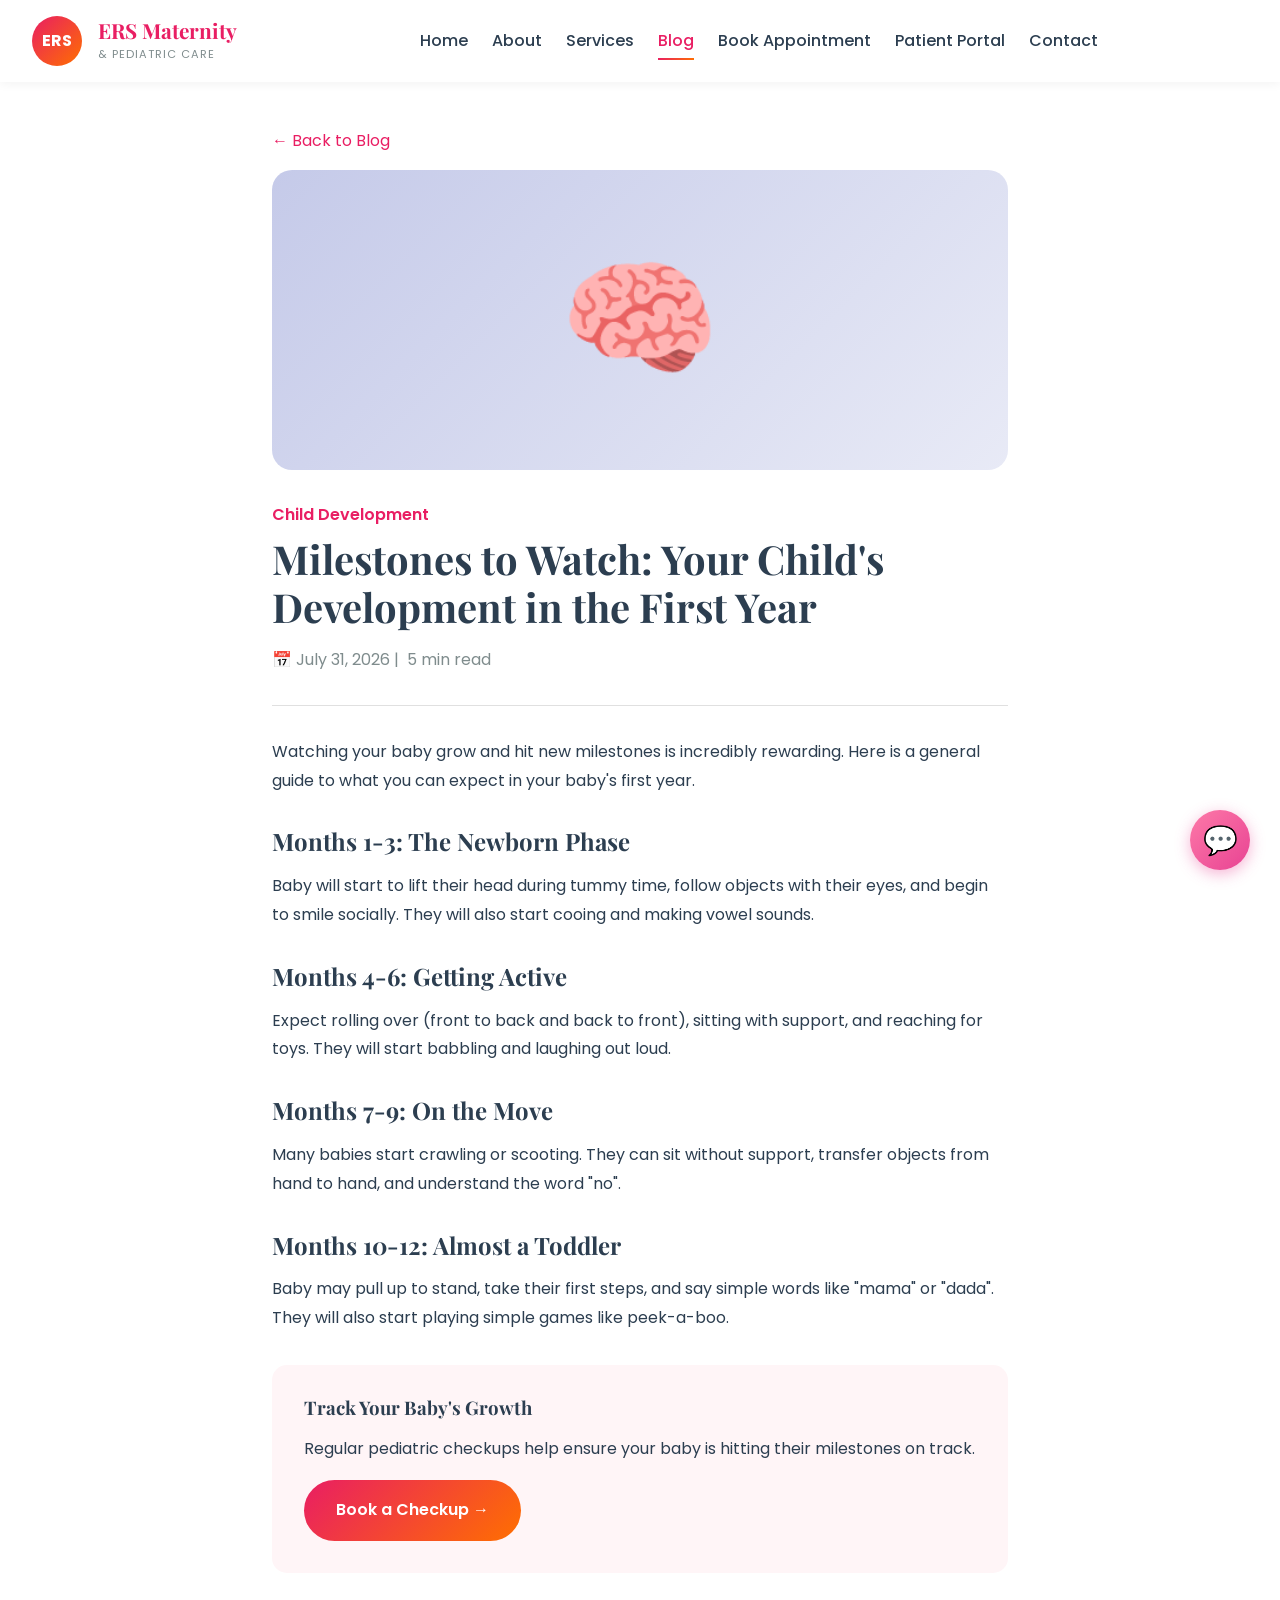
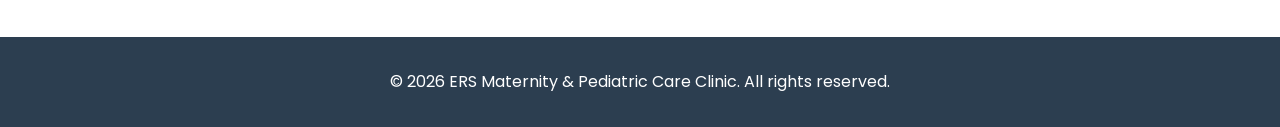
<file: blog-milestones.html>
<!DOCTYPE html>
<html lang="en">
<head>
    <meta charset="UTF-8">
    <meta name="viewport" content="width=device-width, initial-scale=1.0">
    <title>Child Development Milestones | ERS Maternity Clinic</title>
    <link href="https://fonts.googleapis.com/css2?family=Poppins:wght@300;400;500;600;700&family=Playfair+Display:wght@400;500;600;700&display=swap" rel="stylesheet">
    <link rel="stylesheet" href="main.css">
</head>
<body>
    <nav class="navbar">
        <div class="nav-container">
            <div class="logo"><div class="logo-icon">ERS</div><div class="logo-text"><h1>ERS Maternity</h1><p>& PEDIATRIC CARE</p></div></div>
            <ul class="nav-links">
                <li><a href="index.html">Home</a></li><li><a href="about.html">About</a></li><li><a href="services.html">Services</a></li>
                <li><a href="blog.html" class="active">Blog</a></li><li><a href="appointment.html">Book Appointment</a></li><li><a href="portal.html">Patient Portal</a></li><li><a href="index.html#contact">Contact</a></li>
            </ul>
            <div class="mobile-menu"><span></span><span></span><span></span></div>
        </div>
    </nav>

    <article style="max-width: 800px; margin: 8rem auto 4rem; padding: 0 2rem;">
        <a href="blog.html" style="color: var(--primary-color); text-decoration: none; display: inline-block; margin-bottom: 1rem;">← Back to Blog</a>
        <div style="height: 300px; background: linear-gradient(135deg, #C5CAE9 0%, #E8EAF6 100%); border-radius: 20px; display: flex; align-items: center; justify-content: center; font-size: 8rem; margin-bottom: 2rem;">🧠</div>
        <div style="color: var(--primary-color); font-weight: 600; margin-bottom: 0.5rem;">Child Development</div>
        <h1 style="font-family: 'Playfair Display', serif; font-size: 2.5rem; margin-bottom: 1rem;">Milestones to Watch: Your Child's Development in the First Year</h1>
        <div style="color: #7F8C8D; margin-bottom: 2rem; padding-bottom: 2rem; border-bottom: 1px solid #e0e0e0;"><span>📅 July 31, 2026</span> | <span>️ 5 min read</span></div>

        <div style="line-height: 1.8; color: #2C3E50;">
            <p style="margin-bottom: 1.5rem;">Watching your baby grow and hit new milestones is incredibly rewarding. Here is a general guide to what you can expect in your baby's first year.</p>
            
            <h3 style="font-family: 'Playfair Display', serif; font-size: 1.5rem; margin: 2rem 0 1rem;">Months 1-3: The Newborn Phase</h3>
            <p style="margin-bottom: 1.5rem;">Baby will start to lift their head during tummy time, follow objects with their eyes, and begin to smile socially. They will also start cooing and making vowel sounds.</p>
            
            <h3 style="font-family: 'Playfair Display', serif; font-size: 1.5rem; margin: 2rem 0 1rem;">Months 4-6: Getting Active</h3>
            <p style="margin-bottom: 1.5rem;">Expect rolling over (front to back and back to front), sitting with support, and reaching for toys. They will start babbling and laughing out loud.</p>
            
            <h3 style="font-family: 'Playfair Display', serif; font-size: 1.5rem; margin: 2rem 0 1rem;">Months 7-9: On the Move</h3>
            <p style="margin-bottom: 1.5rem;">Many babies start crawling or scooting. They can sit without support, transfer objects from hand to hand, and understand the word "no".</p>
            
            <h3 style="font-family: 'Playfair Display', serif; font-size: 1.5rem; margin: 2rem 0 1rem;">Months 10-12: Almost a Toddler</h3>
            <p style="margin-bottom: 1.5rem;">Baby may pull up to stand, take their first steps, and say simple words like "mama" or "dada". They will also start playing simple games like peek-a-boo.</p>
            
            <div style="background: #FFF5F7; padding: 2rem; border-radius: 15px; margin-top: 2rem;">
                <h3 style="margin-bottom: 1rem;">Track Your Baby's Growth</h3>
                <p style="margin-bottom: 1rem;">Regular pediatric checkups help ensure your baby is hitting their milestones on track.</p>
                <a href="appointment.html" style="display: inline-block; background: linear-gradient(135deg, #E91E63 0%, #FF6F00 100%); color: white; padding: 1rem 2rem; border-radius: 50px; text-decoration: none; font-weight: 600;">Book a Checkup →</a>
            </div>
        </div>
    </article>

    <footer style="background: #2C3E50; color: white; padding: 2rem; text-align: center;"><p>&copy; 2026 ERS Maternity & Pediatric Care Clinic. All rights reserved.</p></footer>
    <script src="config.js"></script><script src="main.js"></script><script src="chatbot.js"></script><script src="phone-agent.js"></script>
</body>
</html>
</file>
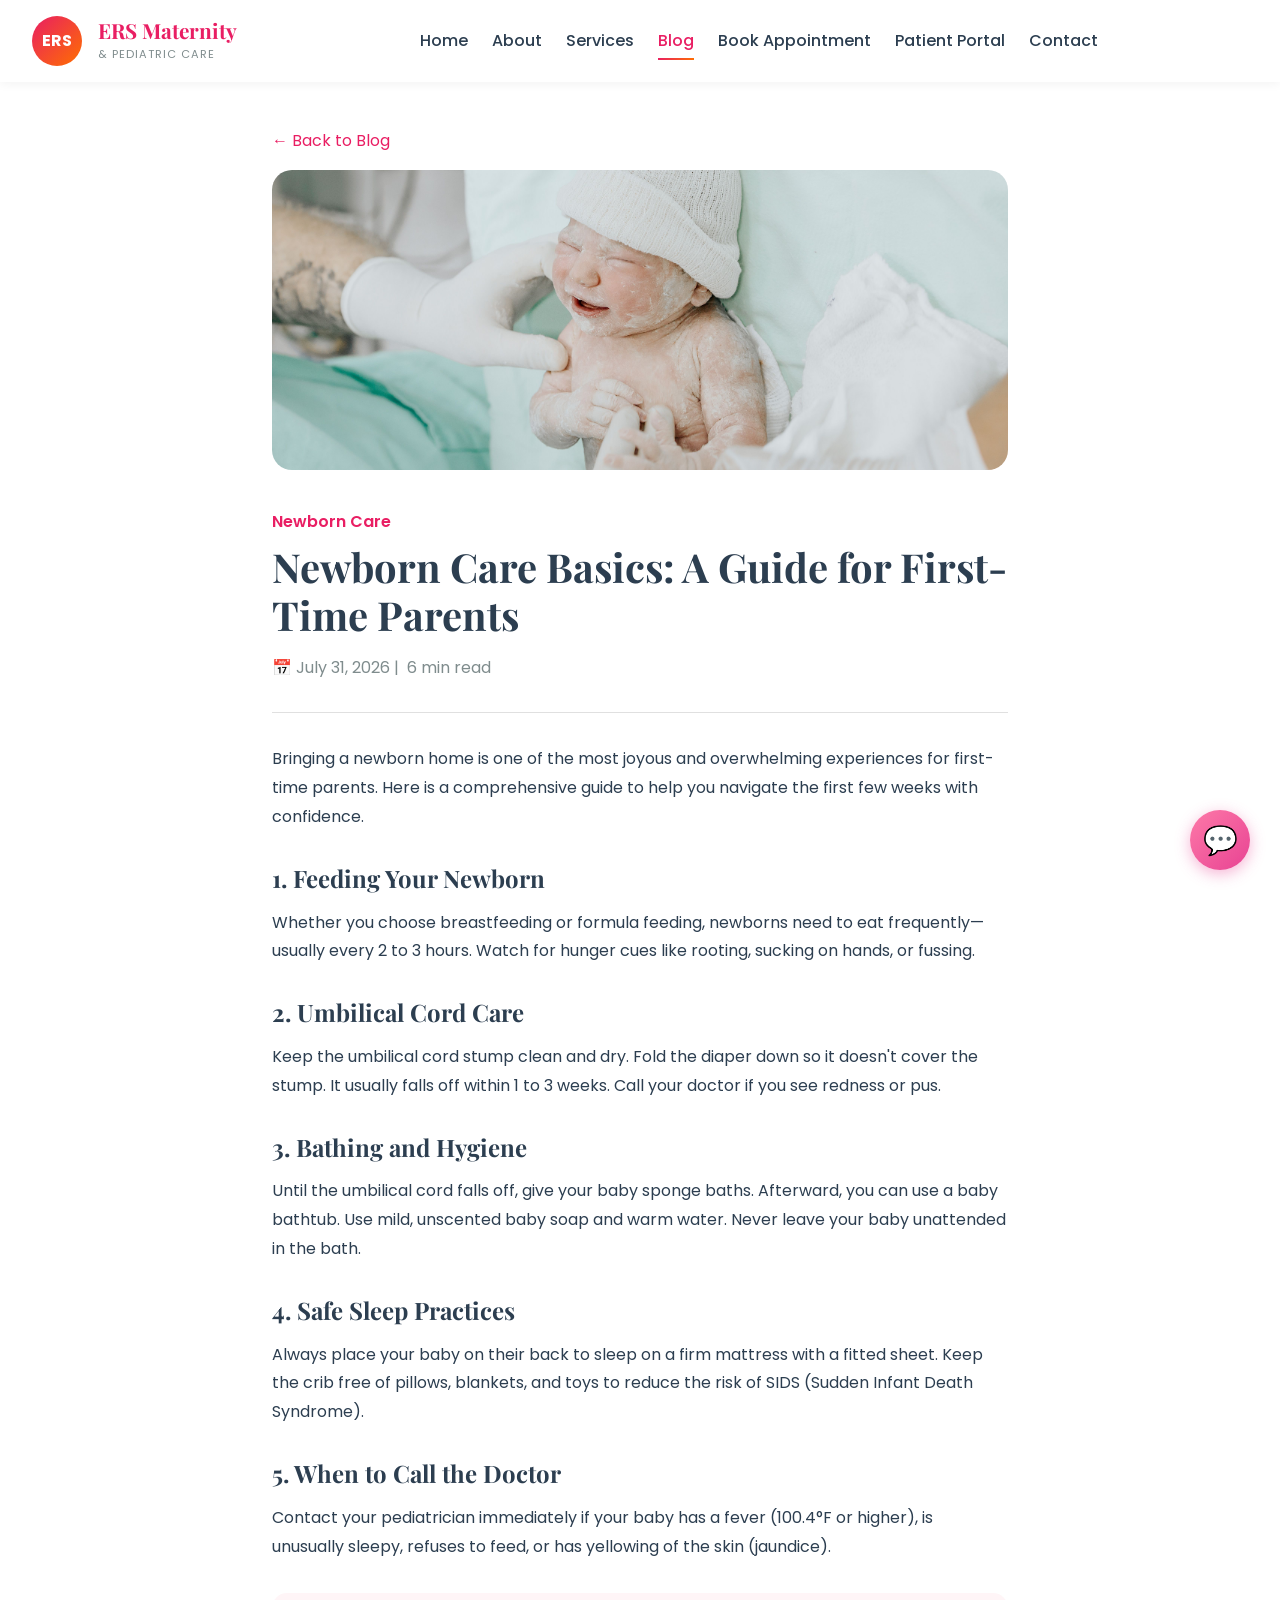
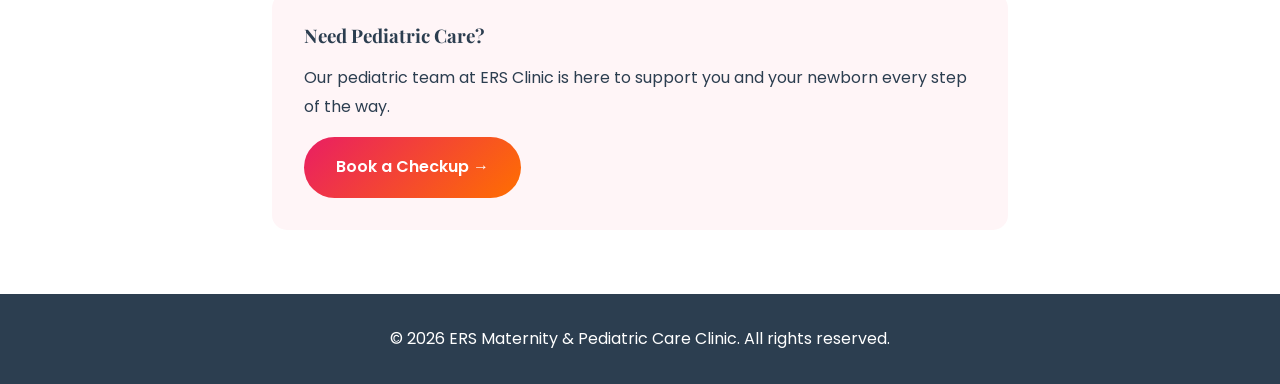
<file: blog-newborn-care.html>
<!DOCTYPE html>
<html lang="en">
<head>
    <meta charset="UTF-8">
    <meta name="viewport" content="width=device-width, initial-scale=1.0">
    <title>Newborn Care Basics | ERS Maternity Clinic</title>
    <link href="https://fonts.googleapis.com/css2?family=Poppins:wght@300;400;500;600;700&family=Playfair+Display:wght@400;500;600;700&display=swap" rel="stylesheet">
    <link rel="stylesheet" href="main.css">
</head>
<body>
    <nav class="navbar">
        <div class="nav-container">
            <div class="logo"><div class="logo-icon">ERS</div><div class="logo-text"><h1>ERS Maternity</h1><p>& PEDIATRIC CARE</p></div></div>
            <ul class="nav-links">
                <li><a href="index.html">Home</a></li><li><a href="about.html">About</a></li><li><a href="services.html">Services</a></li>
                <li><a href="blog.html" class="active">Blog</a></li><li><a href="appointment.html">Book Appointment</a></li><li><a href="portal.html">Patient Portal</a></li><li><a href="index.html#contact">Contact</a></li>
            </ul>
            <div class="mobile-menu"><span></span><span></span><span></span></div>
        </div>
    </nav>

    <article style="max-width: 800px; margin: 8rem auto 4rem; padding: 0 2rem;">
        <a href="blog.html" style="color: var(--primary-color); text-decoration: none; display: inline-block; margin-bottom: 1rem;">← Back to Blog</a>
           <img src="blog-newborn.jpg" alt="Newborn care" style="width: 100%; height: 300px; object-fit: cover; border-radius: 20px; margin-bottom: 2rem;">
        <div style="color: var(--primary-color); font-weight: 600; margin-bottom: 0.5rem;">Newborn Care</div>
        <h1 style="font-family: 'Playfair Display', serif; font-size: 2.5rem; margin-bottom: 1rem;">Newborn Care Basics: A Guide for First-Time Parents</h1>
        <div style="color: #7F8C8D; margin-bottom: 2rem; padding-bottom: 2rem; border-bottom: 1px solid #e0e0e0;"><span>📅 July 31, 2026</span> | <span>️ 6 min read</span></div>

        <div style="line-height: 1.8; color: #2C3E50;">
            <p style="margin-bottom: 1.5rem;">Bringing a newborn home is one of the most joyous and overwhelming experiences for first-time parents. Here is a comprehensive guide to help you navigate the first few weeks with confidence.</p>
            
            <h3 style="font-family: 'Playfair Display', serif; font-size: 1.5rem; margin: 2rem 0 1rem;">1. Feeding Your Newborn</h3>
            <p style="margin-bottom: 1.5rem;">Whether you choose breastfeeding or formula feeding, newborns need to eat frequently—usually every 2 to 3 hours. Watch for hunger cues like rooting, sucking on hands, or fussing.</p>
            
            <h3 style="font-family: 'Playfair Display', serif; font-size: 1.5rem; margin: 2rem 0 1rem;">2. Umbilical Cord Care</h3>
            <p style="margin-bottom: 1.5rem;">Keep the umbilical cord stump clean and dry. Fold the diaper down so it doesn't cover the stump. It usually falls off within 1 to 3 weeks. Call your doctor if you see redness or pus.</p>
            
            <h3 style="font-family: 'Playfair Display', serif; font-size: 1.5rem; margin: 2rem 0 1rem;">3. Bathing and Hygiene</h3>
            <p style="margin-bottom: 1.5rem;">Until the umbilical cord falls off, give your baby sponge baths. Afterward, you can use a baby bathtub. Use mild, unscented baby soap and warm water. Never leave your baby unattended in the bath.</p>
            
            <h3 style="font-family: 'Playfair Display', serif; font-size: 1.5rem; margin: 2rem 0 1rem;">4. Safe Sleep Practices</h3>
            <p style="margin-bottom: 1.5rem;">Always place your baby on their back to sleep on a firm mattress with a fitted sheet. Keep the crib free of pillows, blankets, and toys to reduce the risk of SIDS (Sudden Infant Death Syndrome).</p>
            
            <h3 style="font-family: 'Playfair Display', serif; font-size: 1.5rem; margin: 2rem 0 1rem;">5. When to Call the Doctor</h3>
            <p style="margin-bottom: 1.5rem;">Contact your pediatrician immediately if your baby has a fever (100.4°F or higher), is unusually sleepy, refuses to feed, or has yellowing of the skin (jaundice).</p>
            
            <div style="background: #FFF5F7; padding: 2rem; border-radius: 15px; margin-top: 2rem;">
                <h3 style="margin-bottom: 1rem;">Need Pediatric Care?</h3>
                <p style="margin-bottom: 1rem;">Our pediatric team at ERS Clinic is here to support you and your newborn every step of the way.</p>
                <a href="appointment.html" style="display: inline-block; background: linear-gradient(135deg, #E91E63 0%, #FF6F00 100%); color: white; padding: 1rem 2rem; border-radius: 50px; text-decoration: none; font-weight: 600;">Book a Checkup →</a>
            </div>
        </div>
    </article>

    <footer style="background: #2C3E50; color: white; padding: 2rem; text-align: center;"><p>&copy; 2026 ERS Maternity & Pediatric Care Clinic. All rights reserved.</p></footer>
    <script src="config.js"></script><script src="main.js"></script><script src="chatbot.js"></script><script src="phone-agent.js"></script>
</body>
</html>
</file>
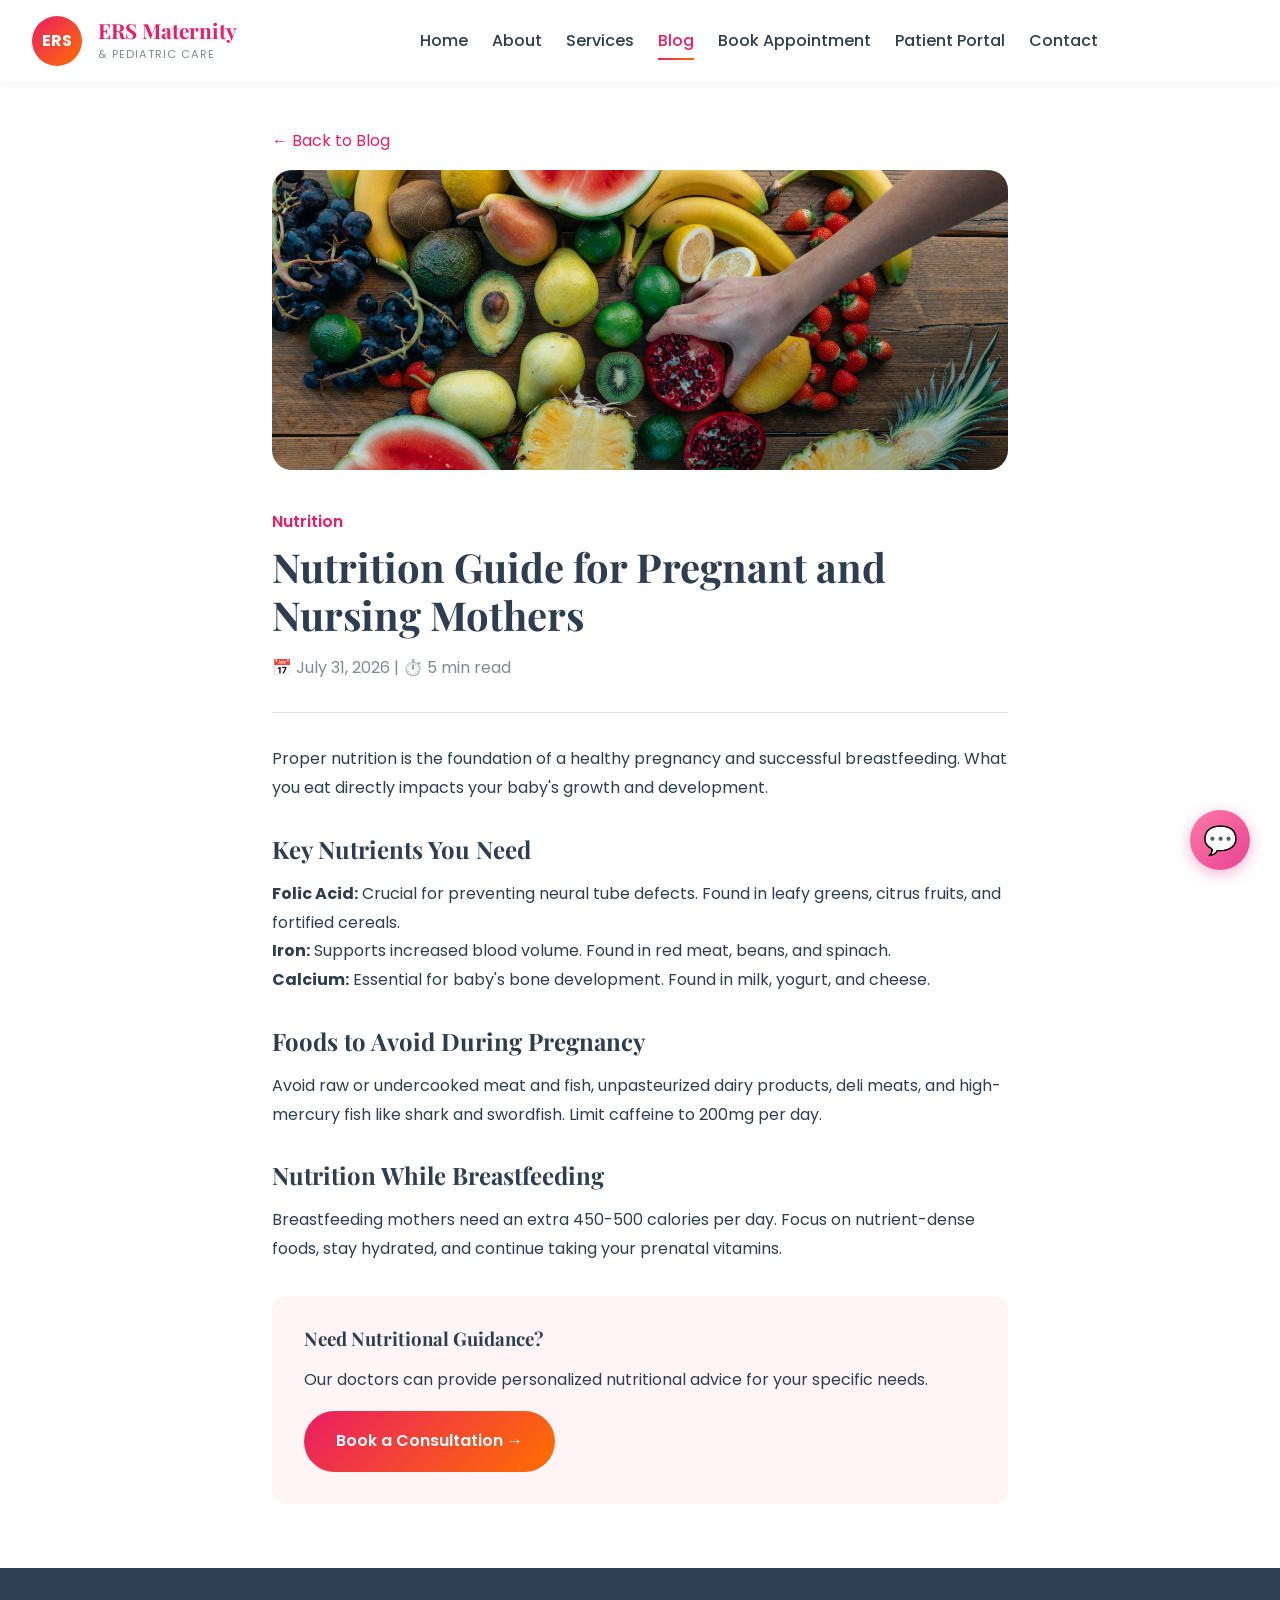
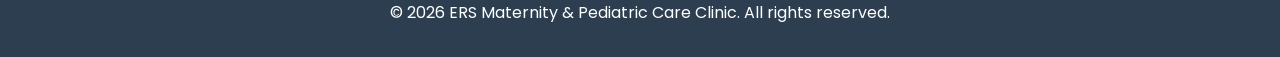
<file: blog-nutrition.html>
<!DOCTYPE html>
<html lang="en">
<head>
    <meta charset="UTF-8">
    <meta name="viewport" content="width=device-width, initial-scale=1.0">
    <title>Nutrition Guide for Mothers | ERS Maternity Clinic</title>
    <link href="https://fonts.googleapis.com/css2?family=Poppins:wght@300;400;500;600;700&family=Playfair+Display:wght@400;500;600;700&display=swap" rel="stylesheet">
    <link rel="stylesheet" href="main.css">
</head>
<body>
    <nav class="navbar">
        <div class="nav-container">
            <div class="logo"><div class="logo-icon">ERS</div><div class="logo-text"><h1>ERS Maternity</h1><p>& PEDIATRIC CARE</p></div></div>
            <ul class="nav-links">
                <li><a href="index.html">Home</a></li><li><a href="about.html">About</a></li><li><a href="services.html">Services</a></li>
                <li><a href="blog.html" class="active">Blog</a></li><li><a href="appointment.html">Book Appointment</a></li><li><a href="portal.html">Patient Portal</a></li><li><a href="index.html#contact">Contact</a></li>
            </ul>
            <div class="mobile-menu"><span></span><span></span><span></span></div>
        </div>
    </nav>

    <article style="max-width: 800px; margin: 8rem auto 4rem; padding: 0 2rem;">
        <a href="blog.html" style="color: var(--primary-color); text-decoration: none; display: inline-block; margin-bottom: 1rem;">← Back to Blog</a>
        <img src="blog-nutrition.jpg" alt="Nutrition" style="width: 100%; height: 300px; object-fit: cover; border-radius: 20px; margin-bottom: 2rem;">
        <div style="color: var(--primary-color); font-weight: 600; margin-bottom: 0.5rem;">Nutrition</div>
        <h1 style="font-family: 'Playfair Display', serif; font-size: 2.5rem; margin-bottom: 1rem;">Nutrition Guide for Pregnant and Nursing Mothers</h1>
        <div style="color: #7F8C8D; margin-bottom: 2rem; padding-bottom: 2rem; border-bottom: 1px solid #e0e0e0;"><span>📅 July 31, 2026</span> | <span>⏱️ 5 min read</span></div>

        <div style="line-height: 1.8; color: #2C3E50;">
            <p style="margin-bottom: 1.5rem;">Proper nutrition is the foundation of a healthy pregnancy and successful breastfeeding. What you eat directly impacts your baby's growth and development.</p>
            
            <h3 style="font-family: 'Playfair Display', serif; font-size: 1.5rem; margin: 2rem 0 1rem;">Key Nutrients You Need</h3>
            <p style="margin-bottom: 1.5rem;"><strong>Folic Acid:</strong> Crucial for preventing neural tube defects. Found in leafy greens, citrus fruits, and fortified cereals.<br><strong>Iron:</strong> Supports increased blood volume. Found in red meat, beans, and spinach.<br><strong>Calcium:</strong> Essential for baby's bone development. Found in milk, yogurt, and cheese.</p>
            
            <h3 style="font-family: 'Playfair Display', serif; font-size: 1.5rem; margin: 2rem 0 1rem;">Foods to Avoid During Pregnancy</h3>
            <p style="margin-bottom: 1.5rem;">Avoid raw or undercooked meat and fish, unpasteurized dairy products, deli meats, and high-mercury fish like shark and swordfish. Limit caffeine to 200mg per day.</p>
            
            <h3 style="font-family: 'Playfair Display', serif; font-size: 1.5rem; margin: 2rem 0 1rem;">Nutrition While Breastfeeding</h3>
            <p style="margin-bottom: 1.5rem;">Breastfeeding mothers need an extra 450-500 calories per day. Focus on nutrient-dense foods, stay hydrated, and continue taking your prenatal vitamins.</p>
            
            <div style="background: #FFF5F7; padding: 2rem; border-radius: 15px; margin-top: 2rem;">
                <h3 style="margin-bottom: 1rem;">Need Nutritional Guidance?</h3>
                <p style="margin-bottom: 1rem;">Our doctors can provide personalized nutritional advice for your specific needs.</p>
                <a href="appointment.html" style="display: inline-block; background: linear-gradient(135deg, #E91E63 0%, #FF6F00 100%); color: white; padding: 1rem 2rem; border-radius: 50px; text-decoration: none; font-weight: 600;">Book a Consultation →</a>
            </div>
        </div>
    </article>

    <footer style="background: #2C3E50; color: white; padding: 2rem; text-align: center;"><p>&copy; 2026 ERS Maternity & Pediatric Care Clinic. All rights reserved.</p></footer>
    <script src="config.js"></script><script src="main.js"></script><script src="chatbot.js"></script><script src="phone-agent.js"></script>
</body>
</html>
</file>
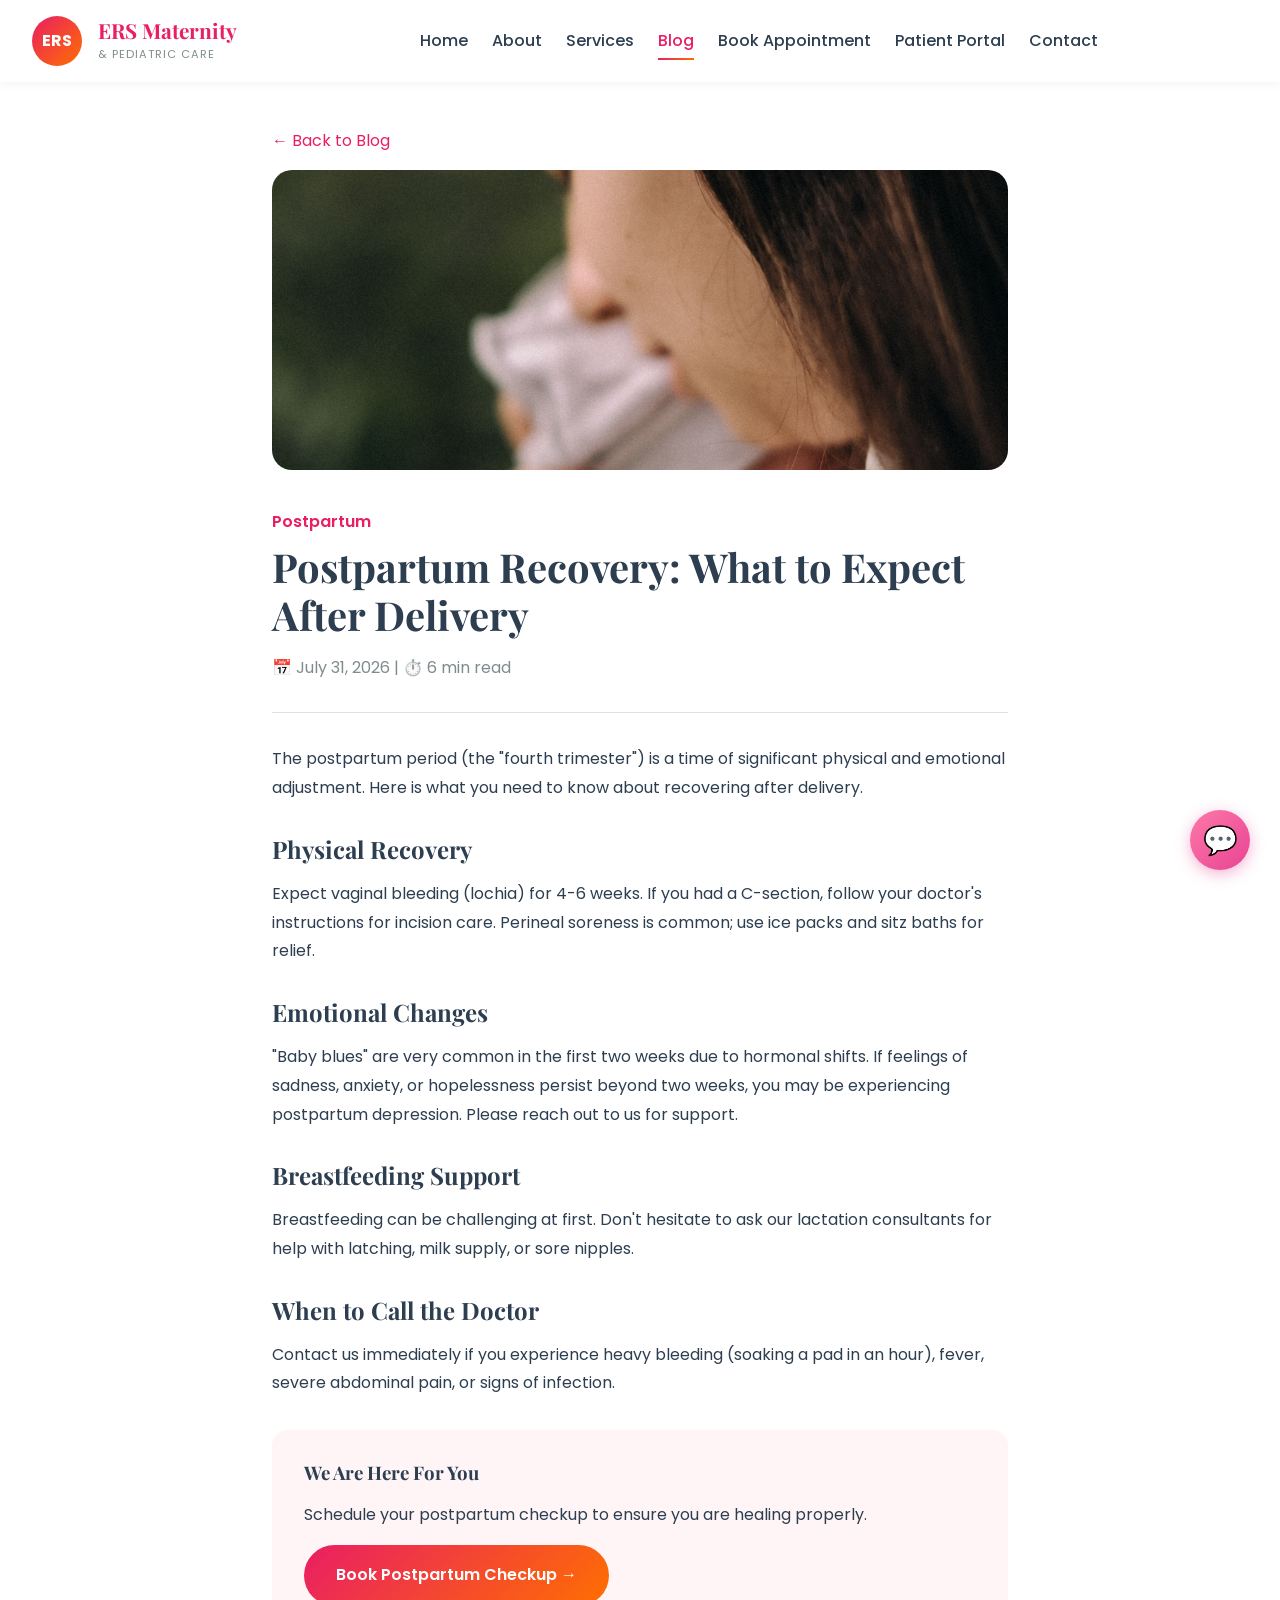
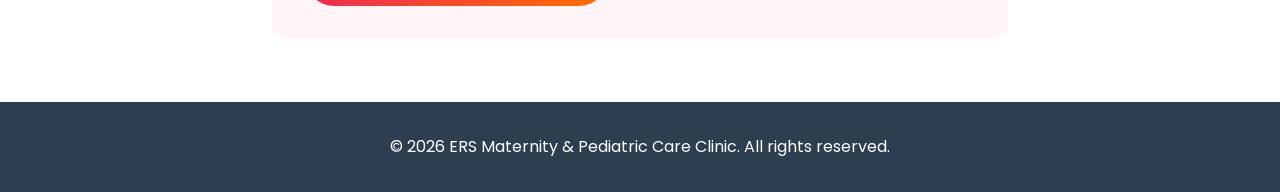
<file: blog-postpartum.html>
<!DOCTYPE html>
<html lang="en">
<head>
    <meta charset="UTF-8">
    <meta name="viewport" content="width=device-width, initial-scale=1.0">
    <title>Postpartum Recovery Guide | ERS Maternity Clinic</title>
    <link href="https://fonts.googleapis.com/css2?family=Poppins:wght@300;400;500;600;700&family=Playfair+Display:wght@400;500;600;700&display=swap" rel="stylesheet">
    <link rel="stylesheet" href="main.css">
</head>
<body>
    <nav class="navbar">
        <div class="nav-container">
            <div class="logo"><div class="logo-icon">ERS</div><div class="logo-text"><h1>ERS Maternity</h1><p>& PEDIATRIC CARE</p></div></div>
            <ul class="nav-links">
                <li><a href="index.html">Home</a></li><li><a href="about.html">About</a></li><li><a href="services.html">Services</a></li>
                <li><a href="blog.html" class="active">Blog</a></li><li><a href="appointment.html">Book Appointment</a></li><li><a href="portal.html">Patient Portal</a></li><li><a href="index.html#contact">Contact</a></li>
            </ul>
            <div class="mobile-menu"><span></span><span></span><span></span></div>
        </div>
    </nav>

    <article style="max-width: 800px; margin: 8rem auto 4rem; padding: 0 2rem;">
        <a href="blog.html" style="color: var(--primary-color); text-decoration: none; display: inline-block; margin-bottom: 1rem;">← Back to Blog</a>
        <img src="blog-postpartum.jpg" alt="Postpartum care" style="width: 100%; height: 300px; object-fit: cover; border-radius: 20px; margin-bottom: 2rem;">
        <div style="color: var(--primary-color); font-weight: 600; margin-bottom: 0.5rem;">Postpartum</div>
        <h1 style="font-family: 'Playfair Display', serif; font-size: 2.5rem; margin-bottom: 1rem;">Postpartum Recovery: What to Expect After Delivery</h1>
        <div style="color: #7F8C8D; margin-bottom: 2rem; padding-bottom: 2rem; border-bottom: 1px solid #e0e0e0;"><span>📅 July 31, 2026</span> | <span>⏱️ 6 min read</span></div>

        <div style="line-height: 1.8; color: #2C3E50;">
            <p style="margin-bottom: 1.5rem;">The postpartum period (the "fourth trimester") is a time of significant physical and emotional adjustment. Here is what you need to know about recovering after delivery.</p>
            
            <h3 style="font-family: 'Playfair Display', serif; font-size: 1.5rem; margin: 2rem 0 1rem;">Physical Recovery</h3>
            <p style="margin-bottom: 1.5rem;">Expect vaginal bleeding (lochia) for 4-6 weeks. If you had a C-section, follow your doctor's instructions for incision care. Perineal soreness is common; use ice packs and sitz baths for relief.</p>
            
            <h3 style="font-family: 'Playfair Display', serif; font-size: 1.5rem; margin: 2rem 0 1rem;">Emotional Changes</h3>
            <p style="margin-bottom: 1.5rem;">"Baby blues" are very common in the first two weeks due to hormonal shifts. If feelings of sadness, anxiety, or hopelessness persist beyond two weeks, you may be experiencing postpartum depression. Please reach out to us for support.</p>
            
            <h3 style="font-family: 'Playfair Display', serif; font-size: 1.5rem; margin: 2rem 0 1rem;">Breastfeeding Support</h3>
            <p style="margin-bottom: 1.5rem;">Breastfeeding can be challenging at first. Don't hesitate to ask our lactation consultants for help with latching, milk supply, or sore nipples.</p>
            
            <h3 style="font-family: 'Playfair Display', serif; font-size: 1.5rem; margin: 2rem 0 1rem;">When to Call the Doctor</h3>
            <p style="margin-bottom: 1.5rem;">Contact us immediately if you experience heavy bleeding (soaking a pad in an hour), fever, severe abdominal pain, or signs of infection.</p>
            
            <div style="background: #FFF5F7; padding: 2rem; border-radius: 15px; margin-top: 2rem;">
                <h3 style="margin-bottom: 1rem;">We Are Here For You</h3>
                <p style="margin-bottom: 1rem;">Schedule your postpartum checkup to ensure you are healing properly.</p>
                <a href="appointment.html" style="display: inline-block; background: linear-gradient(135deg, #E91E63 0%, #FF6F00 100%); color: white; padding: 1rem 2rem; border-radius: 50px; text-decoration: none; font-weight: 600;">Book Postpartum Checkup →</a>
            </div>
        </div>
    </article>

    <footer style="background: #2C3E50; color: white; padding: 2rem; text-align: center;"><p>&copy; 2026 ERS Maternity & Pediatric Care Clinic. All rights reserved.</p></footer>
    <script src="config.js"></script><script src="main.js"></script><script src="chatbot.js"></script><script src="phone-agent.js"></script>
</body>
</html>
</file>
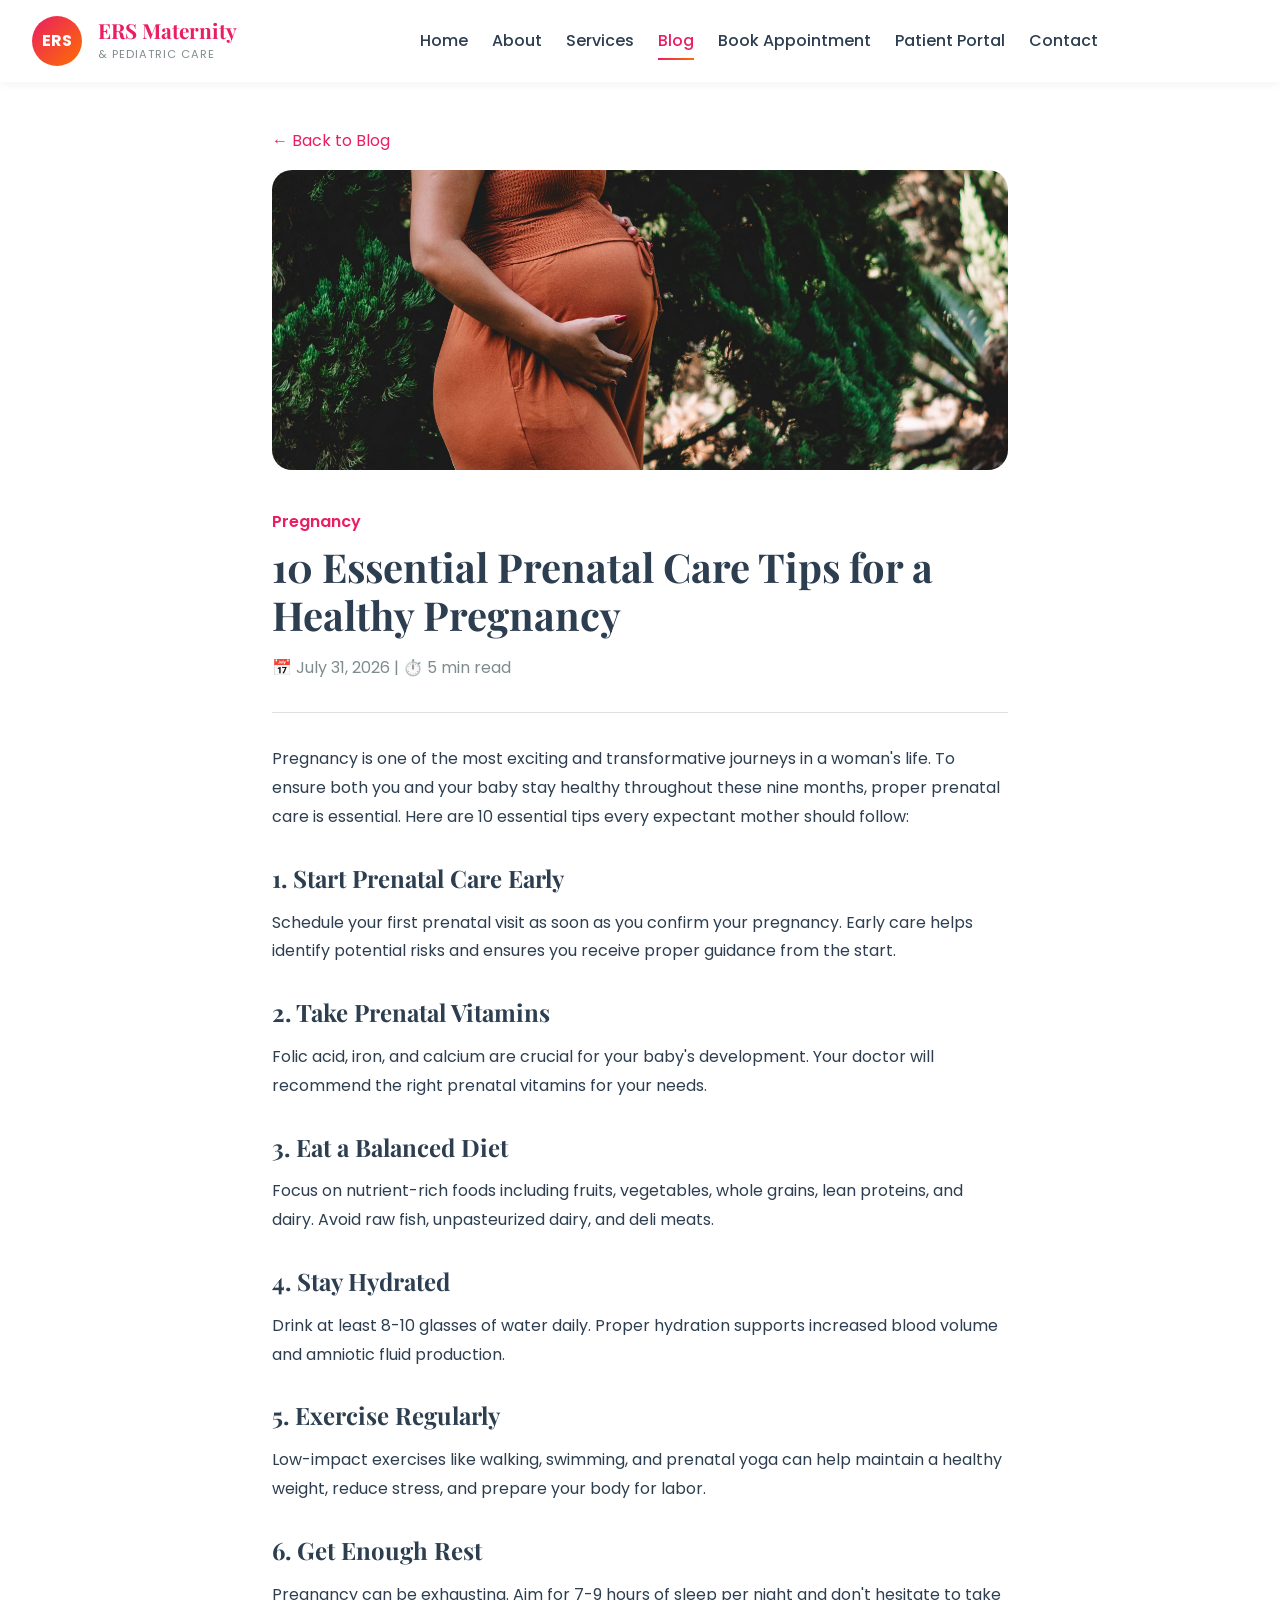
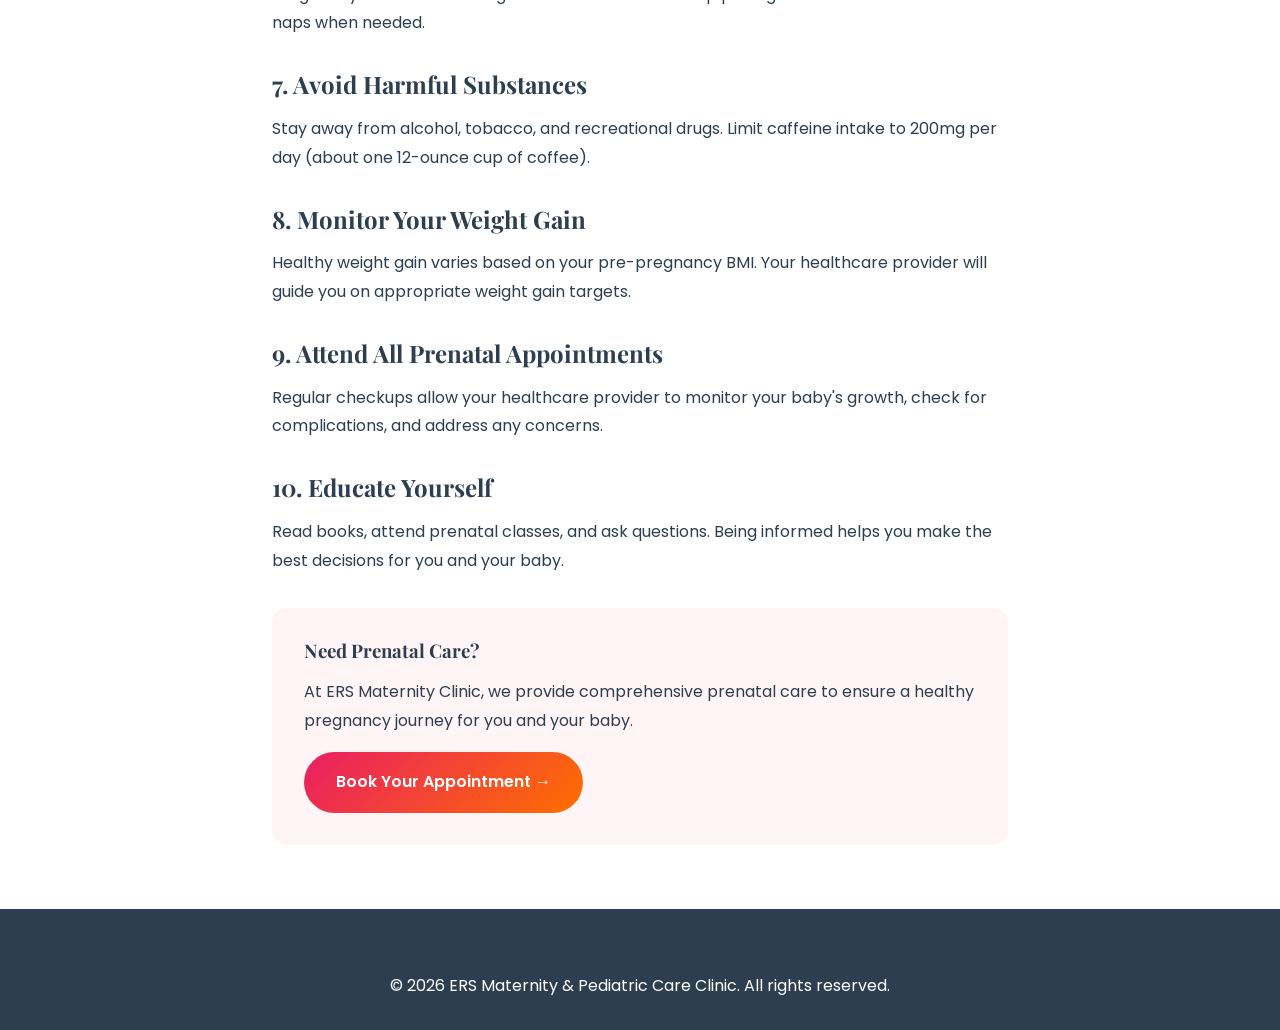
<file: blog-prenatal-tips.html>
<!DOCTYPE html>
<html lang="en">
<head>
    <meta charset="UTF-8">
    <meta name="viewport" content="width=device-width, initial-scale=1.0">
    <title>10 Essential Prenatal Care Tips | ERS Maternity Clinic</title>
    <link href="https://fonts.googleapis.com/css2?family=Poppins:wght@300;400;500;600;700&family=Playfair+Display:wght@400;500;600;700&display=swap" rel="stylesheet">
    <link rel="stylesheet" href="main.css">
</head>
<body>
    <nav class="navbar">
        <div class="nav-container">
            <div class="logo">
                <div class="logo-icon">ERS</div>
                <div class="logo-text">
                    <h1>ERS Maternity</h1>
                    <p>& PEDIATRIC CARE</p>
                </div>
            </div>
            <ul class="nav-links">
                <li><a href="index.html">Home</a></li>
                <li><a href="about.html">About</a></li>
                <li><a href="services.html">Services</a></li>
                <li><a href="blog.html" class="active">Blog</a></li>
                <li><a href="appointment.html">Book Appointment</a></li>
                <li><a href="portal.html">Patient Portal</a></li>
                <li><a href="index.html#contact">Contact</a></li>
            </ul>
            <div class="mobile-menu"><span></span><span></span><span></span></div>
        </div>
    </nav>

    <article style="max-width: 800px; margin: 8rem auto 4rem; padding: 0 2rem;">
        <a href="blog.html" style="color: var(--primary-color); text-decoration: none; display: inline-block; margin-bottom: 1rem;">← Back to Blog</a>
        
           <img src="blog-prenatal.jpg" alt="Prenatal care" style="width: 100%; height: 300px; object-fit: cover; border-radius: 20px; margin-bottom: 2rem;">
        
        <div style="color: var(--primary-color); font-weight: 600; margin-bottom: 0.5rem;">Pregnancy</div>
        <h1 style="font-family: 'Playfair Display', serif; font-size: 2.5rem; margin-bottom: 1rem;">10 Essential Prenatal Care Tips for a Healthy Pregnancy</h1>
        
        <div style="color: #7F8C8D; margin-bottom: 2rem; padding-bottom: 2rem; border-bottom: 1px solid #e0e0e0;">
            <span>📅 July 31, 2026</span> | <span>⏱️ 5 min read</span>
        </div>

        <div style="line-height: 1.8; color: #2C3E50;">
            <p style="margin-bottom: 1.5rem;">Pregnancy is one of the most exciting and transformative journeys in a woman's life. To ensure both you and your baby stay healthy throughout these nine months, proper prenatal care is essential. Here are 10 essential tips every expectant mother should follow:</p>
            
            <h3 style="font-family: 'Playfair Display', serif; font-size: 1.5rem; margin: 2rem 0 1rem;">1. Start Prenatal Care Early</h3>
            <p style="margin-bottom: 1.5rem;">Schedule your first prenatal visit as soon as you confirm your pregnancy. Early care helps identify potential risks and ensures you receive proper guidance from the start.</p>
            
            <h3 style="font-family: 'Playfair Display', serif; font-size: 1.5rem; margin: 2rem 0 1rem;">2. Take Prenatal Vitamins</h3>
            <p style="margin-bottom: 1.5rem;">Folic acid, iron, and calcium are crucial for your baby's development. Your doctor will recommend the right prenatal vitamins for your needs.</p>
            
            <h3 style="font-family: 'Playfair Display', serif; font-size: 1.5rem; margin: 2rem 0 1rem;">3. Eat a Balanced Diet</h3>
            <p style="margin-bottom: 1.5rem;">Focus on nutrient-rich foods including fruits, vegetables, whole grains, lean proteins, and dairy. Avoid raw fish, unpasteurized dairy, and deli meats.</p>
            
            <h3 style="font-family: 'Playfair Display', serif; font-size: 1.5rem; margin: 2rem 0 1rem;">4. Stay Hydrated</h3>
            <p style="margin-bottom: 1.5rem;">Drink at least 8-10 glasses of water daily. Proper hydration supports increased blood volume and amniotic fluid production.</p>
            
            <h3 style="font-family: 'Playfair Display', serif; font-size: 1.5rem; margin: 2rem 0 1rem;">5. Exercise Regularly</h3>
            <p style="margin-bottom: 1.5rem;">Low-impact exercises like walking, swimming, and prenatal yoga can help maintain a healthy weight, reduce stress, and prepare your body for labor.</p>
            
            <h3 style="font-family: 'Playfair Display', serif; font-size: 1.5rem; margin: 2rem 0 1rem;">6. Get Enough Rest</h3>
            <p style="margin-bottom: 1.5rem;">Pregnancy can be exhausting. Aim for 7-9 hours of sleep per night and don't hesitate to take naps when needed.</p>
            
            <h3 style="font-family: 'Playfair Display', serif; font-size: 1.5rem; margin: 2rem 0 1rem;">7. Avoid Harmful Substances</h3>
            <p style="margin-bottom: 1.5rem;">Stay away from alcohol, tobacco, and recreational drugs. Limit caffeine intake to 200mg per day (about one 12-ounce cup of coffee).</p>
            
            <h3 style="font-family: 'Playfair Display', serif; font-size: 1.5rem; margin: 2rem 0 1rem;">8. Monitor Your Weight Gain</h3>
            <p style="margin-bottom: 1.5rem;">Healthy weight gain varies based on your pre-pregnancy BMI. Your healthcare provider will guide you on appropriate weight gain targets.</p>
            
            <h3 style="font-family: 'Playfair Display', serif; font-size: 1.5rem; margin: 2rem 0 1rem;">9. Attend All Prenatal Appointments</h3>
            <p style="margin-bottom: 1.5rem;">Regular checkups allow your healthcare provider to monitor your baby's growth, check for complications, and address any concerns.</p>
            
            <h3 style="font-family: 'Playfair Display', serif; font-size: 1.5rem; margin: 2rem 0 1rem;">10. Educate Yourself</h3>
            <p style="margin-bottom: 1.5rem;">Read books, attend prenatal classes, and ask questions. Being informed helps you make the best decisions for you and your baby.</p>
            
            <div style="background: #FFF5F7; padding: 2rem; border-radius: 15px; margin-top: 2rem;">
                <h3 style="margin-bottom: 1rem;">Need Prenatal Care?</h3>
                <p style="margin-bottom: 1rem;">At ERS Maternity Clinic, we provide comprehensive prenatal care to ensure a healthy pregnancy journey for you and your baby.</p>
                <a href="appointment.html" style="display: inline-block; background: linear-gradient(135deg, #E91E63 0%, #FF6F00 100%); color: white; padding: 1rem 2rem; border-radius: 50px; text-decoration: none; font-weight: 600;">Book Your Appointment →</a>
            </div>
        </div>
    </article>

    <footer style="background: #2C3E50; color: white; padding: 4rem 2rem 2rem; margin-top: 4rem;">
        <div style="max-width: 1200px; margin: 0 auto; text-align: center;">
            <p>&copy; 2026 ERS Maternity & Pediatric Care Clinic. All rights reserved.</p>
        </div>
    </footer>

    <script src="main.js"></script>
</body>
</html>
</file>
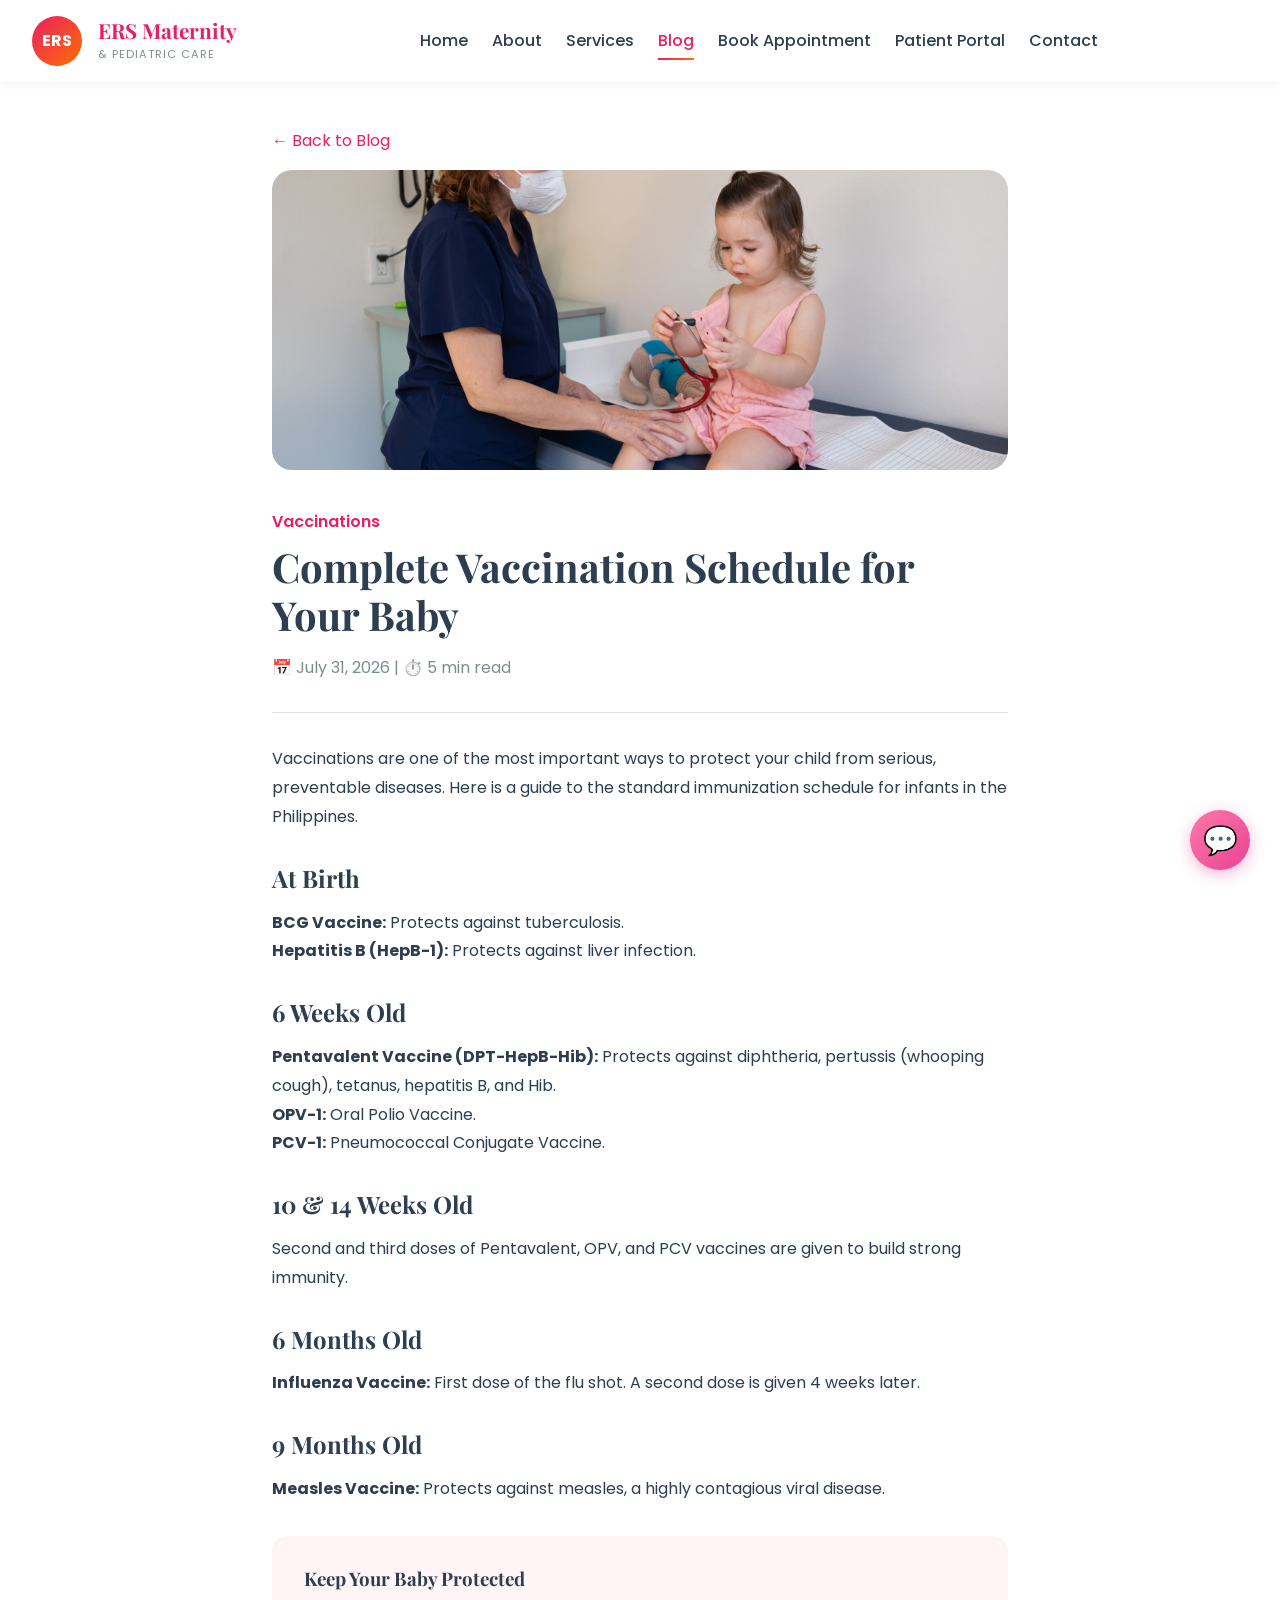
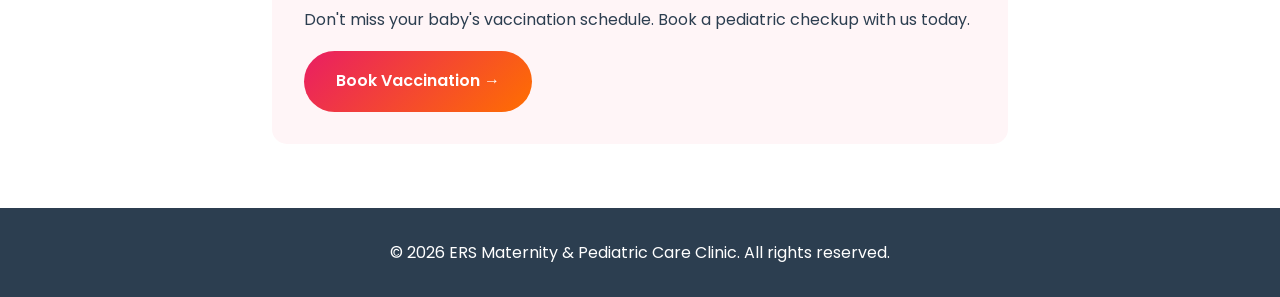
<file: blog-vaccinations.html>
<!DOCTYPE html>
<html lang="en">
<head>
    <meta charset="UTF-8">
    <meta name="viewport" content="width=device-width, initial-scale=1.0">
    <title>Complete Vaccination Schedule | ERS Maternity Clinic</title>
    <link href="https://fonts.googleapis.com/css2?family=Poppins:wght@300;400;500;600;700&family=Playfair+Display:wght@400;500;600;700&display=swap" rel="stylesheet">
    <link rel="stylesheet" href="main.css">
</head>
<body>
    <nav class="navbar">
        <div class="nav-container">
            <div class="logo"><div class="logo-icon">ERS</div><div class="logo-text"><h1>ERS Maternity</h1><p>& PEDIATRIC CARE</p></div></div>
            <ul class="nav-links">
                <li><a href="index.html">Home</a></li><li><a href="about.html">About</a></li><li><a href="services.html">Services</a></li>
                <li><a href="blog.html" class="active">Blog</a></li><li><a href="appointment.html">Book Appointment</a></li><li><a href="portal.html">Patient Portal</a></li><li><a href="index.html#contact">Contact</a></li>
            </ul>
            <div class="mobile-menu"><span></span><span></span><span></span></div>
        </div>
    </nav>

    <article style="max-width: 800px; margin: 8rem auto 4rem; padding: 0 2rem;">
        <a href="blog.html" style="color: var(--primary-color); text-decoration: none; display: inline-block; margin-bottom: 1rem;">← Back to Blog</a>
        <img src="blog-vaccinations.jpg" alt="Vaccinations" style="width: 100%; height: 300px; object-fit: cover; border-radius: 20px; margin-bottom: 2rem;">
        <div style="color: var(--primary-color); font-weight: 600; margin-bottom: 0.5rem;">Vaccinations</div>
        <h1 style="font-family: 'Playfair Display', serif; font-size: 2.5rem; margin-bottom: 1rem;">Complete Vaccination Schedule for Your Baby</h1>
        <div style="color: #7F8C8D; margin-bottom: 2rem; padding-bottom: 2rem; border-bottom: 1px solid #e0e0e0;"><span>📅 July 31, 2026</span> | <span>⏱️ 5 min read</span></div>

        <div style="line-height: 1.8; color: #2C3E50;">
            <p style="margin-bottom: 1.5rem;">Vaccinations are one of the most important ways to protect your child from serious, preventable diseases. Here is a guide to the standard immunization schedule for infants in the Philippines.</p>
            
            <h3 style="font-family: 'Playfair Display', serif; font-size: 1.5rem; margin: 2rem 0 1rem;">At Birth</h3>
            <p style="margin-bottom: 1.5rem;"><strong>BCG Vaccine:</strong> Protects against tuberculosis.<br><strong>Hepatitis B (HepB-1):</strong> Protects against liver infection.</p>
            
            <h3 style="font-family: 'Playfair Display', serif; font-size: 1.5rem; margin: 2rem 0 1rem;">6 Weeks Old</h3>
            <p style="margin-bottom: 1.5rem;"><strong>Pentavalent Vaccine (DPT-HepB-Hib):</strong> Protects against diphtheria, pertussis (whooping cough), tetanus, hepatitis B, and Hib.<br><strong>OPV-1:</strong> Oral Polio Vaccine.<br><strong>PCV-1:</strong> Pneumococcal Conjugate Vaccine.</p>
            
            <h3 style="font-family: 'Playfair Display', serif; font-size: 1.5rem; margin: 2rem 0 1rem;">10 & 14 Weeks Old</h3>
            <p style="margin-bottom: 1.5rem;">Second and third doses of Pentavalent, OPV, and PCV vaccines are given to build strong immunity.</p>
            
            <h3 style="font-family: 'Playfair Display', serif; font-size: 1.5rem; margin: 2rem 0 1rem;">6 Months Old</h3>
            <p style="margin-bottom: 1.5rem;"><strong>Influenza Vaccine:</strong> First dose of the flu shot. A second dose is given 4 weeks later.</p>
            
            <h3 style="font-family: 'Playfair Display', serif; font-size: 1.5rem; margin: 2rem 0 1rem;">9 Months Old</h3>
            <p style="margin-bottom: 1.5rem;"><strong>Measles Vaccine:</strong> Protects against measles, a highly contagious viral disease.</p>
            
            <div style="background: #FFF5F7; padding: 2rem; border-radius: 15px; margin-top: 2rem;">
                <h3 style="margin-bottom: 1rem;">Keep Your Baby Protected</h3>
                <p style="margin-bottom: 1rem;">Don't miss your baby's vaccination schedule. Book a pediatric checkup with us today.</p>
                <a href="appointment.html" style="display: inline-block; background: linear-gradient(135deg, #E91E63 0%, #FF6F00 100%); color: white; padding: 1rem 2rem; border-radius: 50px; text-decoration: none; font-weight: 600;">Book Vaccination →</a>
            </div>
        </div>
    </article>

    <footer style="background: #2C3E50; color: white; padding: 2rem; text-align: center;"><p>&copy; 2026 ERS Maternity & Pediatric Care Clinic. All rights reserved.</p></footer>
    <script src="config.js"></script><script src="main.js"></script><script src="chatbot.js"></script><script src="phone-agent.js"></script>
</body>
</html>
</file>
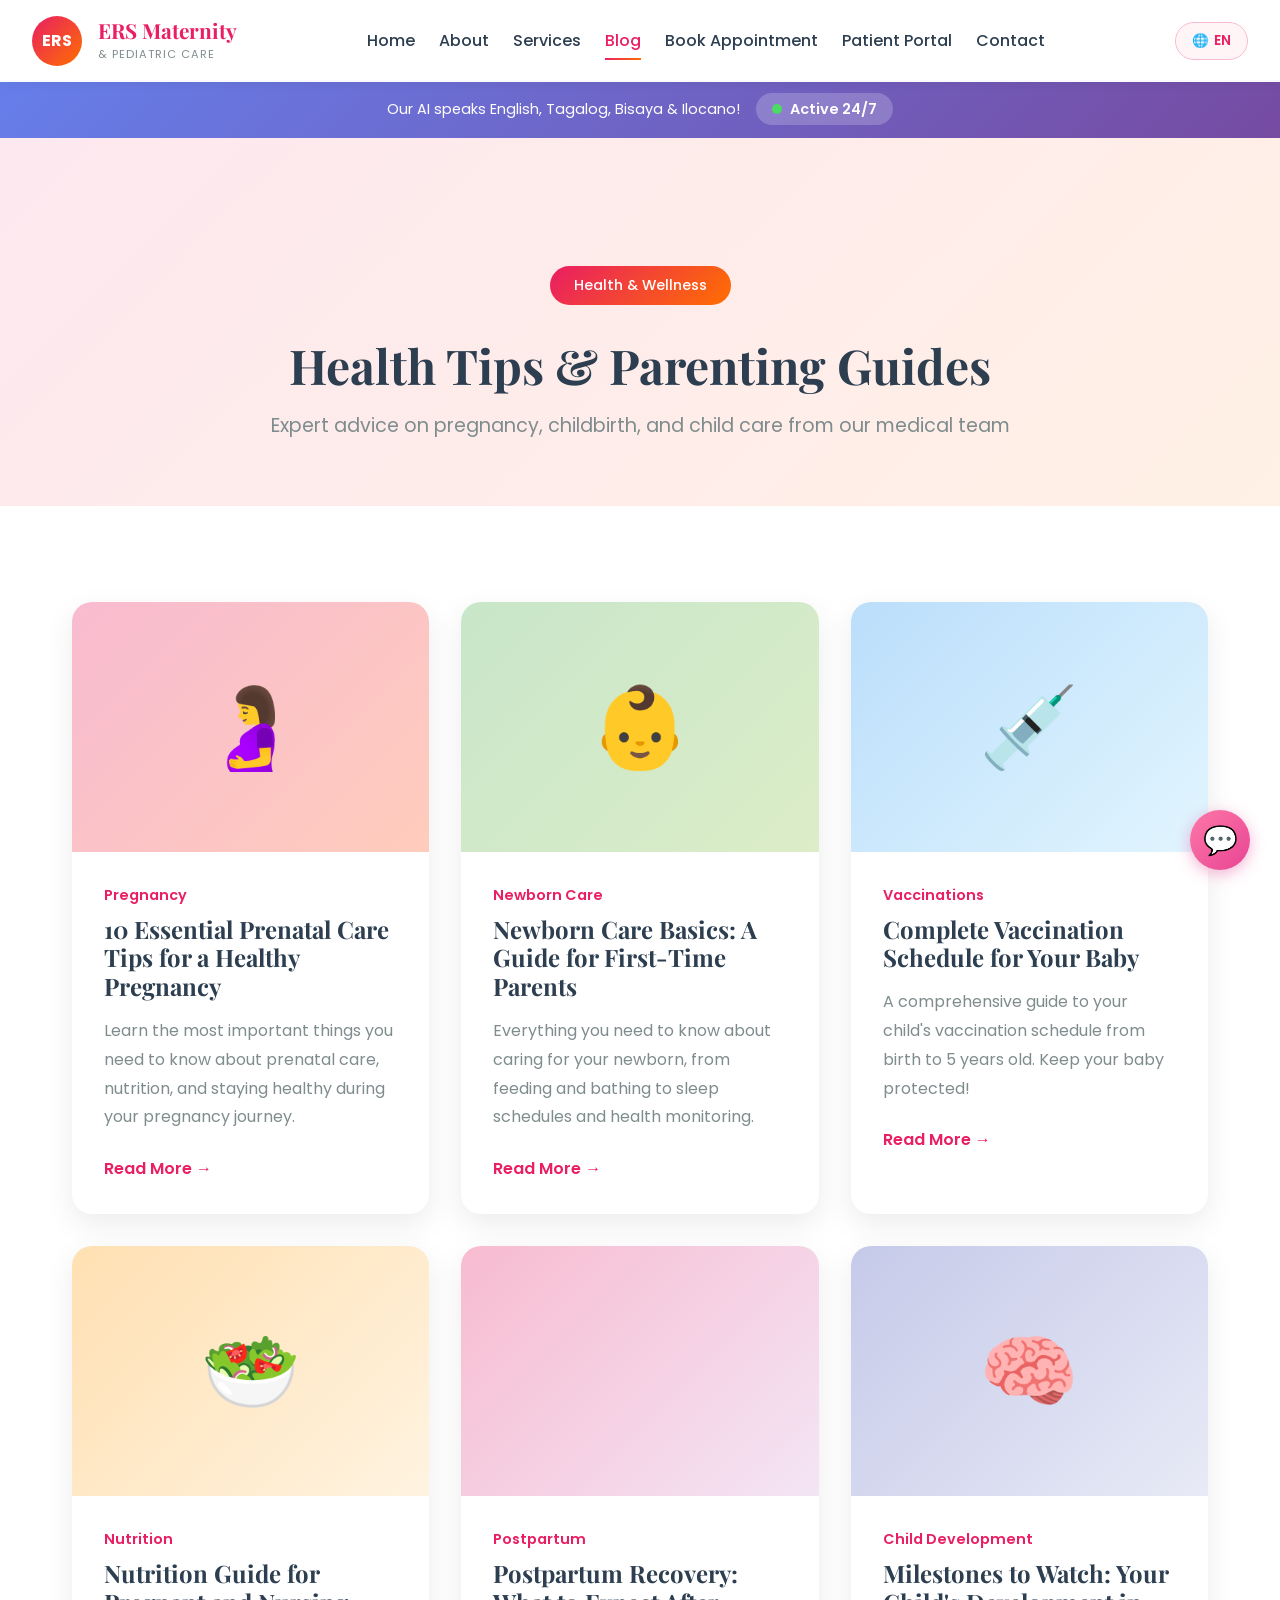
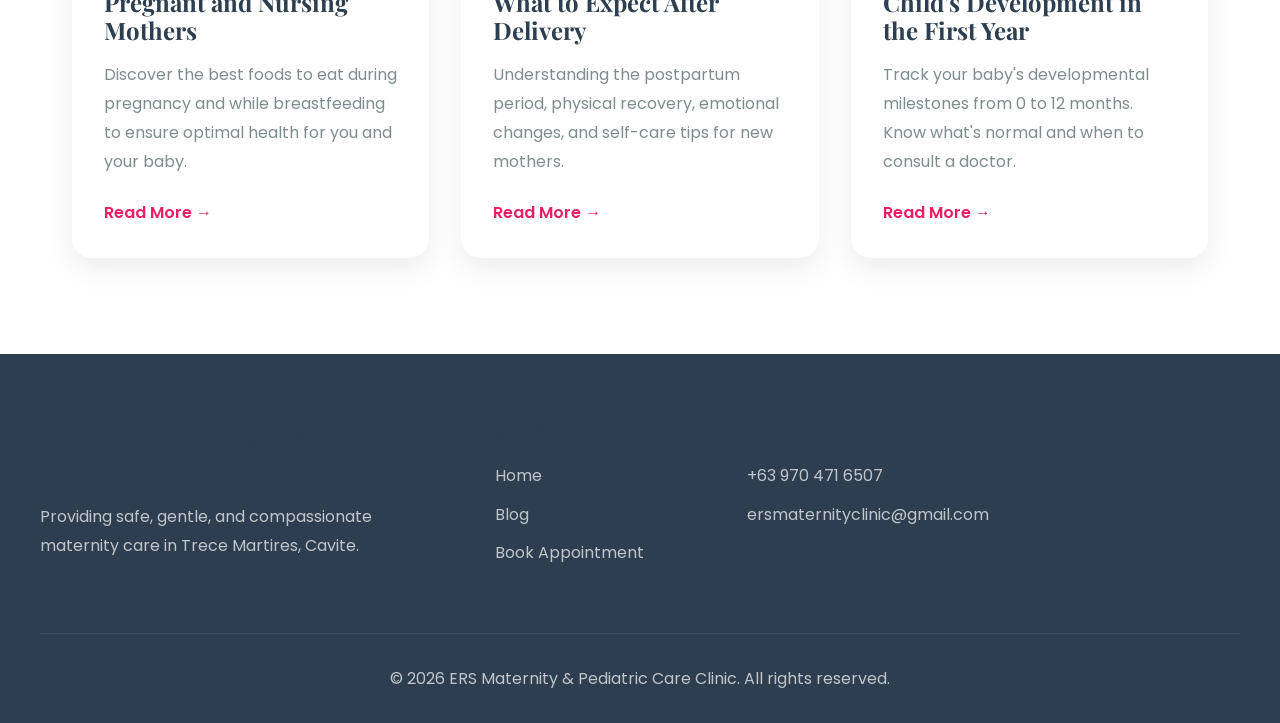
<file: blog.html>
<!DOCTYPE html>
<html lang="en">
<head>
    <meta charset="UTF-8">
    <meta name="viewport" content="width=device-width, initial-scale=1.0">
    <title>Health Blog | ERS Maternity & Pediatric Care Clinic</title>
    <meta name="description" content="Health tips, pregnancy advice, and parenting guides from ERS Maternity Clinic experts.">
    
    <link href="https://fonts.googleapis.com/css2?family=Poppins:wght@300;400;500;600;700&family=Playfair+Display:wght@400;500;600;700&display=swap" rel="stylesheet">
    <link rel="stylesheet" href="main.css">
</head>
<body>
    <nav class="navbar">
        <div class="nav-container">
            <div class="logo">
                <div class="logo-icon">ERS</div>
                <div class="logo-text">
                    <h1>ERS Maternity</h1>
                    <p>& PEDIATRIC CARE</p>
                </div>
            </div>
            <ul class="nav-links">
                <li><a href="index.html">Home</a></li>
                <li><a href="about.html">About</a></li>
                <li><a href="services.html">Services</a></li>
                <li><a href="blog.html" class="active">Blog</a></li>
                <li><a href="appointment.html">Book Appointment</a></li>
                <li><a href="portal.html">Patient Portal</a></li>
                <li><a href="index.html#contact">Contact</a></li>
            </ul>
            <div class="lang-selector">
                <button class="lang-btn">🌐 <span>EN</span></button>
            </div>
            <div class="mobile-menu">
                <span></span><span></span><span></span>
            </div>
        </div>
    </nav>

    <div class="ai-phone-banner">
        <span> Our AI speaks English, Tagalog, Bisaya & Ilocano!</span>
        <div class="ai-phone-status">
            <span class="status-indicator"></span>
            <span>Active 24/7</span>
        </div>
    </div>

    <section class="page-header" style="background: linear-gradient(135deg, rgba(233, 30, 99, 0.1) 0%, rgba(255, 111, 0, 0.1) 100%); padding: 8rem 2rem 4rem; text-align: center;">
        <div class="container">
            <div class="section-tag">Health & Wellness</div>
            <h1 style="font-family: 'Playfair Display', serif; font-size: 3rem; margin: 1rem 0;">Health Tips & Parenting Guides</h1>
            <p style="font-size: 1.2rem; color: var(--text-light); max-width: 800px; margin: 0 auto;">Expert advice on pregnancy, childbirth, and child care from our medical team</p>
        </div>
    </section>

    <section class="blog-section" style="padding: 6rem 2rem; background: white;">
        <div class="container" style="max-width: 1200px; margin: 0 auto;">
            <div style="display: grid; grid-template-columns: repeat(auto-fit, minmax(350px, 1fr)); gap: 2rem;">
                
                <article class="blog-post" style="background: white; border-radius: 20px; overflow: hidden; box-shadow: 0 10px 30px rgba(0,0,0,0.08);">
                    <div style="height: 250px; background: linear-gradient(135deg, #F8BBD0 0%, #FFCCBC 100%); display: flex; align-items: center; justify-content: center; font-size: 5rem;">🤰</div>
                    <div style="padding: 2rem;">
                        <div style="color: var(--primary-color); font-size: 0.9rem; font-weight: 600; margin-bottom: 0.5rem;">Pregnancy</div>
                        <h3 style="font-family: 'Playfair Display', serif; font-size: 1.5rem; margin-bottom: 1rem;">10 Essential Prenatal Care Tips for a Healthy Pregnancy</h3>
                        <p style="color: var(--text-light); line-height: 1.8; margin-bottom: 1.5rem;">Learn the most important things you need to know about prenatal care, nutrition, and staying healthy during your pregnancy journey.</p>
                        <a href="blog-prenatal-tips.html" style="color: var(--primary-color); font-weight: 600; text-decoration: none;">Read More →</a>
                    </div>
                </article>

                <article class="blog-post" style="background: white; border-radius: 20px; overflow: hidden; box-shadow: 0 10px 30px rgba(0,0,0,0.08);">
                    <div style="height: 250px; background: linear-gradient(135deg, #C8E6C9 0%, #DCEDC8 100%); display: flex; align-items: center; justify-content: center; font-size: 5rem;">👶</div>
                    <div style="padding: 2rem;">
                        <div style="color: var(--primary-color); font-size: 0.9rem; font-weight: 600; margin-bottom: 0.5rem;">Newborn Care</div>
                        <h3 style="font-family: 'Playfair Display', serif; font-size: 1.5rem; margin-bottom: 1rem;">Newborn Care Basics: A Guide for First-Time Parents</h3>
                        <p style="color: var(--text-light); line-height: 1.8; margin-bottom: 1.5rem;">Everything you need to know about caring for your newborn, from feeding and bathing to sleep schedules and health monitoring.</p>
                        <a href="blog-newborn-care" style="color: var(--primary-color); font-weight: 600; text-decoration: none;">Read More →</a>
                    </div>
                </article>

                <article class="blog-post" style="background: white; border-radius: 20px; overflow: hidden; box-shadow: 0 10px 30px rgba(0,0,0,0.08);">
                    <div style="height: 250px; background: linear-gradient(135deg, #BBDEFB 0%, #E1F5FE 100%); display: flex; align-items: center; justify-content: center; font-size: 5rem;">💉</div>
                    <div style="padding: 2rem;">
                        <div style="color: var(--primary-color); font-size: 0.9rem; font-weight: 600; margin-bottom: 0.5rem;">Vaccinations</div>
                        <h3 style="font-family: 'Playfair Display', serif; font-size: 1.5rem; margin-bottom: 1rem;">Complete Vaccination Schedule for Your Baby</h3>
                        <p style="color: var(--text-light); line-height: 1.8; margin-bottom: 1.5rem;">A comprehensive guide to your child's vaccination schedule from birth to 5 years old. Keep your baby protected!</p>
                        <a href="blog-vaccinations" style="color: var(--primary-color); font-weight: 600; text-decoration: none;">Read More →</a>
                    </div>
                </article>

                <article class="blog-post" style="background: white; border-radius: 20px; overflow: hidden; box-shadow: 0 10px 30px rgba(0,0,0,0.08);">
                    <div style="height: 250px; background: linear-gradient(135deg, #FFE0B2 0%, #FFF3E0 100%); display: flex; align-items: center; justify-content: center; font-size: 5rem;">🥗</div>
                    <div style="padding: 2rem;">
                        <div style="color: var(--primary-color); font-size: 0.9rem; font-weight: 600; margin-bottom: 0.5rem;">Nutrition</div>
                        <h3 style="font-family: 'Playfair Display', serif; font-size: 1.5rem; margin-bottom: 1rem;">Nutrition Guide for Pregnant and Nursing Mothers</h3>
                        <p style="color: var(--text-light); line-height: 1.8; margin-bottom: 1.5rem;">Discover the best foods to eat during pregnancy and while breastfeeding to ensure optimal health for you and your baby.</p>
                        <a href="blog-nutrition.html" style="color: var(--primary-color); font-weight: 600; text-decoration: none;">Read More →</a>
                    </div>
                </article>

                <article class="blog-post" style="background: white; border-radius: 20px; overflow: hidden; box-shadow: 0 10px 30px rgba(0,0,0,0.08);">
                    <div style="height: 250px; background: linear-gradient(135deg, #F8BBD0 0%, #F3E5F5 100%); display: flex; align-items: center; justify-content: center; font-size: 5rem;"></div>
                    <div style="padding: 2rem;">
                        <div style="color: var(--primary-color); font-size: 0.9rem; font-weight: 600; margin-bottom: 0.5rem;">Postpartum</div>
                        <h3 style="font-family: 'Playfair Display', serif; font-size: 1.5rem; margin-bottom: 1rem;">Postpartum Recovery: What to Expect After Delivery</h3>
                        <p style="color: var(--text-light); line-height: 1.8; margin-bottom: 1.5rem;">Understanding the postpartum period, physical recovery, emotional changes, and self-care tips for new mothers.</p>
                        <a href="blog-postpartum.html" style="color: var(--primary-color); font-weight: 600; text-decoration: none;">Read More →</a>
                    </div>
                </article>

                <article class="blog-post" style="background: white; border-radius: 20px; overflow: hidden; box-shadow: 0 10px 30px rgba(0,0,0,0.08);">
                    <div style="height: 250px; background: linear-gradient(135deg, #C5CAE9 0%, #E8EAF6 100%); display: flex; align-items: center; justify-content: center; font-size: 5rem;">🧠</div>
                    <div style="padding: 2rem;">
                        <div style="color: var(--primary-color); font-size: 0.9rem; font-weight: 600; margin-bottom: 0.5rem;">Child Development</div>
                        <h3 style="font-family: 'Playfair Display', serif; font-size: 1.5rem; margin-bottom: 1rem;">Milestones to Watch: Your Child's Development in the First Year</h3>
                        <p style="color: var(--text-light); line-height: 1.8; margin-bottom: 1.5rem;">Track your baby's developmental milestones from 0 to 12 months. Know what's normal and when to consult a doctor.</p>
                        <a href="blog-milestones.html" style="color: var(--primary-color); font-weight: 600; text-decoration: none;">Read More →</a>
                    </div>
                </article>

            </div>
        </div>
    </section>

    <footer style="background: var(--text-dark); color: white; padding: 4rem 2rem 2rem;">
        <div class="footer-container" style="max-width: 1200px; margin: 0 auto; display: grid; grid-template-columns: 2fr 1fr 1fr 1fr; gap: 3rem; margin-bottom: 3rem;">
            <div class="footer-brand">
                <h3 style="font-family: 'Playfair Display', serif; font-size: 1.8rem; margin-bottom: 1rem;">ERS Maternity & Pediatric Care</h3>
                <p style="color: rgba(255, 255, 255, 0.7); line-height: 1.8; margin-bottom: 1.5rem;">Providing safe, gentle, and compassionate maternity care in Trece Martires, Cavite.</p>
            </div>
            <div class="footer-section">
                <h4 style="margin-bottom: 1.5rem;">Quick Links</h4>
                <ul style="list-style: none;">
                    <li style="margin-bottom: 0.8rem;"><a href="index.html" style="color: rgba(255, 255, 255, 0.7); text-decoration: none;">Home</a></li>
                    <li style="margin-bottom: 0.8rem;"><a href="blog.html" style="color: rgba(255, 255, 255, 0.7); text-decoration: none;">Blog</a></li>
                    <li style="margin-bottom: 0.8rem;"><a href="appointment.html" style="color: rgba(255, 255, 255, 0.7); text-decoration: none;">Book Appointment</a></li>
                </ul>
            </div>
            <div class="footer-section">
                <h4 style="margin-bottom: 1.5rem;">Contact</h4>
                <ul style="list-style: none;">
                    <li style="margin-bottom: 0.8rem;"><a href="tel:+639704716507" style="color: rgba(255, 255, 255, 0.7); text-decoration: none;">+63 970 471 6507</a></li>
                    <li style="margin-bottom: 0.8rem;"><a href="mailto:ersmaternityclinic@gmail.com" style="color: rgba(255, 255, 255, 0.7); text-decoration: none;">ersmaternityclinic@gmail.com</a></li>
                </ul>
            </div>
        </div>
        <div class="footer-bottom" style="max-width: 1200px; margin: 0 auto; padding-top: 2rem; border-top: 1px solid rgba(255, 255, 255, 0.1); text-align: center; color: rgba(255, 255, 255, 0.7);">
            <p>&copy; 2026 ERS Maternity & Pediatric Care Clinic. All rights reserved.</p>
        </div>
    </footer>

    <div id="aiPhoneWidget"></div>
    <div id="chatbotWidget"></div>

    <script src="config.js"></script>
    <script src="main.js"></script>
    <script src="chatbot.js"></script>
    <script src="phone-agent.js"></script>
</body>
</html>
</file>
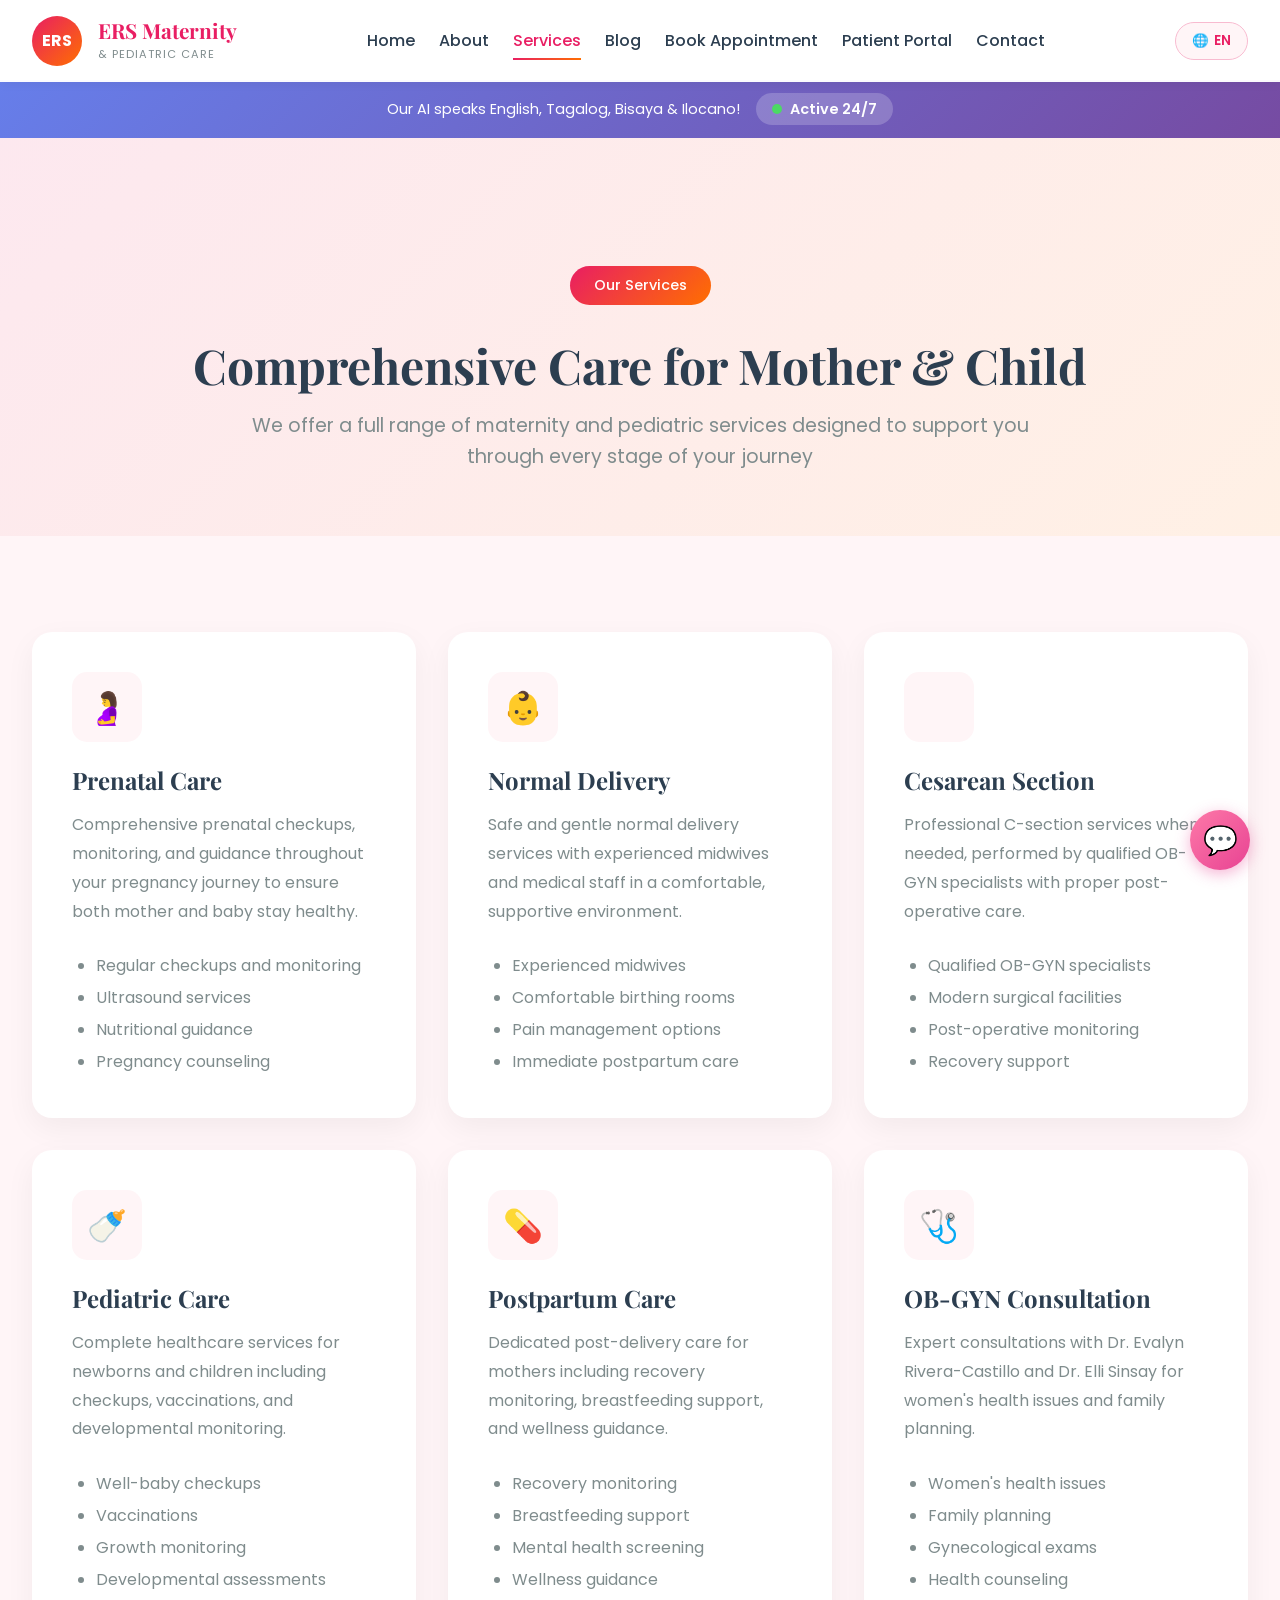
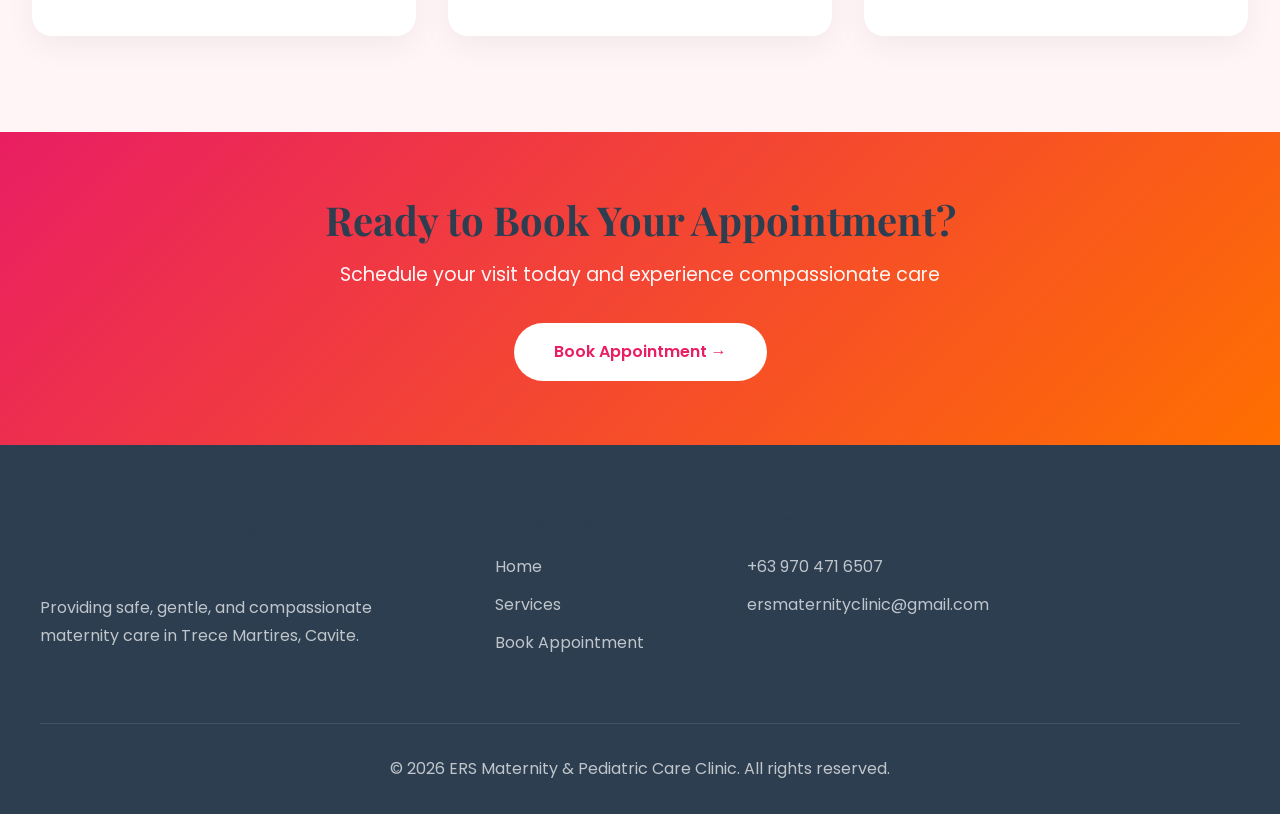
<file: services.html>
<!DOCTYPE html>
<html lang="en">
<head>
    <meta charset="UTF-8">
    <meta name="viewport" content="width=device-width, initial-scale=1.0">
    <title>Our Services | ERS Maternity & Pediatric Care Clinic</title>
    <meta name="description" content="Comprehensive maternity and pediatric services including prenatal care, normal delivery, C-section, and pediatric care.">
    
    <link href="https://fonts.googleapis.com/css2?family=Poppins:wght@300;400;500;600;700&family=Playfair+Display:wght@400;500;600;700&display=swap" rel="stylesheet">
    <link rel="stylesheet" href="main.css">
</head>
<body>
    <nav class="navbar">
        <div class="nav-container">
            <div class="logo">
                <div class="logo-icon">ERS</div>
                <div class="logo-text">
                    <h1>ERS Maternity</h1>
                    <p>& PEDIATRIC CARE</p>
                </div>
            </div>
            <ul class="nav-links">
                <li><a href="index.html">Home</a></li>
                <li><a href="about.html">About</a></li>
                <li><a href="services.html" class="active">Services</a></li>
                <li><a href="blog.html">Blog</a></li>
                <li><a href="appointment.html">Book Appointment</a></li>
                <li><a href="portal.html">Patient Portal</a></li>
                <li><a href="index.html#contact">Contact</a></li>
            </ul>
            <div class="lang-selector">
                <button class="lang-btn">🌐 <span>EN</span></button>
            </div>
            <div class="mobile-menu">
                <span></span><span></span><span></span>
            </div>
        </div>
    </nav>

    <div class="ai-phone-banner">
        <span> Our AI speaks English, Tagalog, Bisaya & Ilocano!</span>
        <div class="ai-phone-status">
            <span class="status-indicator"></span>
            <span>Active 24/7</span>
        </div>
    </div>

    <section class="page-header" style="background: linear-gradient(135deg, rgba(233, 30, 99, 0.1) 0%, rgba(255, 111, 0, 0.1) 100%); padding: 8rem 2rem 4rem; text-align: center;">
        <div class="container">
            <div class="section-tag">Our Services</div>
            <h1 style="font-family: 'Playfair Display', serif; font-size: 3rem; margin: 1rem 0;">Comprehensive Care for Mother & Child</h1>
            <p style="font-size: 1.2rem; color: var(--text-light); max-width: 800px; margin: 0 auto;">We offer a full range of maternity and pediatric services designed to support you through every stage of your journey</p>
        </div>
    </section>

    <section class="services" style="padding: 6rem 2rem; background: var(--bg-light);">
        <div class="services-grid" style="max-width: 1400px; margin: 0 auto; display: grid; grid-template-columns: repeat(auto-fit, minmax(350px, 1fr)); gap: 2rem;">
            
            <div class="service-card" style="background: white; padding: 2.5rem; border-radius: 20px; box-shadow: 0 10px 30px rgba(0,0,0,0.05);">
                <div class="service-icon" style="width: 70px; height: 70px; background: var(--bg-light); border-radius: 15px; display: flex; align-items: center; justify-content: center; font-size: 2rem; margin-bottom: 1.5rem;">🤰</div>
                <h3 style="font-size: 1.5rem; margin-bottom: 1rem;">Prenatal Care</h3>
                <p style="color: var(--text-light); line-height: 1.8; margin-bottom: 1.5rem;">Comprehensive prenatal checkups, monitoring, and guidance throughout your pregnancy journey to ensure both mother and baby stay healthy.</p>
                <ul style="color: var(--text-light); line-height: 2; padding-left: 1.5rem;">
                    <li>Regular checkups and monitoring</li>
                    <li>Ultrasound services</li>
                    <li>Nutritional guidance</li>
                    <li>Pregnancy counseling</li>
                </ul>
            </div>

            <div class="service-card" style="background: white; padding: 2.5rem; border-radius: 20px; box-shadow: 0 10px 30px rgba(0,0,0,0.05);">
                <div class="service-icon" style="width: 70px; height: 70px; background: var(--bg-light); border-radius: 15px; display: flex; align-items: center; justify-content: center; font-size: 2rem; margin-bottom: 1.5rem;">👶</div>
                <h3 style="font-size: 1.5rem; margin-bottom: 1rem;">Normal Delivery</h3>
                <p style="color: var(--text-light); line-height: 1.8; margin-bottom: 1.5rem;">Safe and gentle normal delivery services with experienced midwives and medical staff in a comfortable, supportive environment.</p>
                <ul style="color: var(--text-light); line-height: 2; padding-left: 1.5rem;">
                    <li>Experienced midwives</li>
                    <li>Comfortable birthing rooms</li>
                    <li>Pain management options</li>
                    <li>Immediate postpartum care</li>
                </ul>
            </div>

            <div class="service-card" style="background: white; padding: 2.5rem; border-radius: 20px; box-shadow: 0 10px 30px rgba(0,0,0,0.05);">
                <div class="service-icon" style="width: 70px; height: 70px; background: var(--bg-light); border-radius: 15px; display: flex; align-items: center; justify-content: center; font-size: 2rem; margin-bottom: 1.5rem;"></div>
                <h3 style="font-size: 1.5rem; margin-bottom: 1rem;">Cesarean Section</h3>
                <p style="color: var(--text-light); line-height: 1.8; margin-bottom: 1.5rem;">Professional C-section services when needed, performed by qualified OB-GYN specialists with proper post-operative care.</p>
                <ul style="color: var(--text-light); line-height: 2; padding-left: 1.5rem;">
                    <li>Qualified OB-GYN specialists</li>
                    <li>Modern surgical facilities</li>
                    <li>Post-operative monitoring</li>
                    <li>Recovery support</li>
                </ul>
            </div>

            <div class="service-card" style="background: white; padding: 2.5rem; border-radius: 20px; box-shadow: 0 10px 30px rgba(0,0,0,0.05);">
                <div class="service-icon" style="width: 70px; height: 70px; background: var(--bg-light); border-radius: 15px; display: flex; align-items: center; justify-content: center; font-size: 2rem; margin-bottom: 1.5rem;">🍼</div>
                <h3 style="font-size: 1.5rem; margin-bottom: 1rem;">Pediatric Care</h3>
                <p style="color: var(--text-light); line-height: 1.8; margin-bottom: 1.5rem;">Complete healthcare services for newborns and children including checkups, vaccinations, and developmental monitoring.</p>
                <ul style="color: var(--text-light); line-height: 2; padding-left: 1.5rem;">
                    <li>Well-baby checkups</li>
                    <li>Vaccinations</li>
                    <li>Growth monitoring</li>
                    <li>Developmental assessments</li>
                </ul>
            </div>

            <div class="service-card" style="background: white; padding: 2.5rem; border-radius: 20px; box-shadow: 0 10px 30px rgba(0,0,0,0.05);">
                <div class="service-icon" style="width: 70px; height: 70px; background: var(--bg-light); border-radius: 15px; display: flex; align-items: center; justify-content: center; font-size: 2rem; margin-bottom: 1.5rem;">💊</div>
                <h3 style="font-size: 1.5rem; margin-bottom: 1rem;">Postpartum Care</h3>
                <p style="color: var(--text-light); line-height: 1.8; margin-bottom: 1.5rem;">Dedicated post-delivery care for mothers including recovery monitoring, breastfeeding support, and wellness guidance.</p>
                <ul style="color: var(--text-light); line-height: 2; padding-left: 1.5rem;">
                    <li>Recovery monitoring</li>
                    <li>Breastfeeding support</li>
                    <li>Mental health screening</li>
                    <li>Wellness guidance</li>
                </ul>
            </div>

            <div class="service-card" style="background: white; padding: 2.5rem; border-radius: 20px; box-shadow: 0 10px 30px rgba(0,0,0,0.05);">
                <div class="service-icon" style="width: 70px; height: 70px; background: var(--bg-light); border-radius: 15px; display: flex; align-items: center; justify-content: center; font-size: 2rem; margin-bottom: 1.5rem;">🩺</div>
                <h3 style="font-size: 1.5rem; margin-bottom: 1rem;">OB-GYN Consultation</h3>
                <p style="color: var(--text-light); line-height: 1.8; margin-bottom: 1.5rem;">Expert consultations with Dr. Evalyn Rivera-Castillo and Dr. Elli Sinsay for women's health issues and family planning.</p>
                <ul style="color: var(--text-light); line-height: 2; padding-left: 1.5rem;">
                    <li>Women's health issues</li>
                    <li>Family planning</li>
                    <li>Gynecological exams</li>
                    <li>Health counseling</li>
                </ul>
            </div>

        </div>
    </section>

    <section class="cta-section" style="background: linear-gradient(135deg, #E91E63 0%, #FF6F00 100%); padding: 4rem 2rem; text-align: center; color: white;">
        <div class="container">
            <h2 style="font-family: 'Playfair Display', serif; font-size: 2.5rem; margin-bottom: 1rem;">Ready to Book Your Appointment?</h2>
            <p style="font-size: 1.2rem; margin-bottom: 2rem; opacity: 0.95;">Schedule your visit today and experience compassionate care</p>
            <a href="appointment.html" class="btn" style="background: white; color: var(--primary-color); padding: 1rem 2.5rem; border-radius: 50px; text-decoration: none; font-weight: 600; display: inline-block;">Book Appointment →</a>
        </div>
    </section>

    <footer style="background: var(--text-dark); color: white; padding: 4rem 2rem 2rem;">
        <div class="footer-container" style="max-width: 1200px; margin: 0 auto; display: grid; grid-template-columns: 2fr 1fr 1fr 1fr; gap: 3rem; margin-bottom: 3rem;">
            <div class="footer-brand">
                <h3 style="font-family: 'Playfair Display', serif; font-size: 1.8rem; margin-bottom: 1rem;">ERS Maternity & Pediatric Care</h3>
                <p style="color: rgba(255, 255, 255, 0.7); line-height: 1.8; margin-bottom: 1.5rem;">Providing safe, gentle, and compassionate maternity care in Trece Martires, Cavite.</p>
            </div>
            <div class="footer-section">
                <h4 style="margin-bottom: 1.5rem;">Quick Links</h4>
                <ul style="list-style: none;">
                    <li style="margin-bottom: 0.8rem;"><a href="index.html" style="color: rgba(255, 255, 255, 0.7); text-decoration: none;">Home</a></li>
                    <li style="margin-bottom: 0.8rem;"><a href="services.html" style="color: rgba(255, 255, 255, 0.7); text-decoration: none;">Services</a></li>
                    <li style="margin-bottom: 0.8rem;"><a href="appointment.html" style="color: rgba(255, 255, 255, 0.7); text-decoration: none;">Book Appointment</a></li>
                </ul>
            </div>
            <div class="footer-section">
                <h4 style="margin-bottom: 1.5rem;">Contact</h4>
                <ul style="list-style: none;">
                    <li style="margin-bottom: 0.8rem;"><a href="tel:+639704716507" style="color: rgba(255, 255, 255, 0.7); text-decoration: none;">+63 970 471 6507</a></li>
                    <li style="margin-bottom: 0.8rem;"><a href="mailto:ersmaternityclinic@gmail.com" style="color: rgba(255, 255, 255, 0.7); text-decoration: none;">ersmaternityclinic@gmail.com</a></li>
                </ul>
            </div>
        </div>
        <div class="footer-bottom" style="max-width: 1200px; margin: 0 auto; padding-top: 2rem; border-top: 1px solid rgba(255, 255, 255, 0.1); text-align: center; color: rgba(255, 255, 255, 0.7);">
            <p>&copy; 2026 ERS Maternity & Pediatric Care Clinic. All rights reserved.</p>
        </div>
    </footer>

    <div id="aiPhoneWidget"></div>
    <div id="chatbotWidget"></div>

    <script src="config.js"></script>
    <script src="main.js"></script>
    <script src="chatbot.js"></script>
    <script src="phone-agent.js"></script>
</body>
</html>
</file>
<file: main.css>
/* =========================================
   ERS MATERNITY CLINIC - MAIN STYLES
   ========================================= */

* { margin: 0; padding: 0; box-sizing: border-box; }

:root {
    --primary-color: #E91E63;
    --secondary-color: #F8BBD0;
    --accent-color: #FF6F00;
    --text-dark: #2C3E50;
    --text-light: #7F8C8D;
    --bg-light: #FFF5F7;
    --white: #FFFFFF;
    --success-color: #4CD964;
    --warning-color: #FF9500;
    --error-color: #FF3B30;
    --gradient-primary: linear-gradient(135deg, #E91E63 0%, #FF6F00 100%);
    --gradient-phone: linear-gradient(135deg, #667eea 0%, #764ba2 100%);
    --shadow-sm: 0 2px 10px rgba(0,0,0,0.05);
    --shadow-md: 0 10px 30px rgba(0,0,0,0.1);
    --shadow-lg: 0 20px 60px rgba(0,0,0,0.15);
}

body {
    font-family: 'Poppins', sans-serif;
    color: var(--text-dark);
    line-height: 1.6;
    overflow-x: hidden;
    background: var(--white);
}

/* Accessibility */
.skip-link {
    position: absolute;
    top: -40px;
    left: 0;
    background: var(--primary-color);
    color: white;
    padding: 8px 16px;
    z-index: 10000;
    transition: top 0.3s;
}
.skip-link:focus { top: 0; }

.container {
    max-width: 1400px;
    margin: 0 auto;
    padding: 0 2rem;
}

/* Typography */
h1, h2, h3, h4, h5, h6 {
    font-family: 'Playfair Display', serif;
    color: var(--text-dark);
    line-height: 1.2;
}

a { color: var(--primary-color); text-decoration: none; transition: color 0.3s; }
a:hover { color: var(--accent-color); }

/* Buttons */
.btn {
    padding: 1rem 2.5rem;
    border-radius: 50px;
    text-decoration: none;
    font-weight: 600;
    transition: all 0.3s ease;
    display: inline-flex;
    align-items: center;
    gap: 0.5rem;
    cursor: pointer;
    border: none;
    font-family: 'Poppins', sans-serif;
    font-size: 1rem;
}

.btn-primary {
    background: var(--gradient-primary);
    color: white;
    box-shadow: 0 10px 30px rgba(233, 30, 99, 0.3);
}

.btn-primary:hover {
    transform: translateY(-3px);
    box-shadow: 0 15px 40px rgba(233, 30, 99, 0.4);
}

.btn-secondary {
    background: white;
    color: var(--primary-color);
    border: 2px solid var(--primary-color);
}

.btn-secondary:hover {
    background: var(--primary-color);
    color: white;
    transform: translateY(-3px);
}

/* Navigation */
.navbar {
    position: fixed;
    top: 0;
    width: 100%;
    background: rgba(255, 255, 255, 0.95);
    backdrop-filter: blur(10px);
    box-shadow: var(--shadow-sm);
    z-index: 1000;
    transition: all 0.3s ease;
}

.nav-container {
    max-width: 1400px;
    margin: 0 auto;
    padding: 1rem 2rem;
    display: flex;
    justify-content: space-between;
    align-items: center;
    gap: 2rem;
}

.logo { display: flex; align-items: center; gap: 1rem; }

.logo-icon {
    width: 50px; height: 50px;
    background: var(--gradient-primary);
    border-radius: 50%;
    display: flex; align-items: center; justify-content: center;
    color: white; font-size: 1rem; font-weight: bold;
}

.logo-text h1 {
    font-family: 'Playfair Display', serif;
    font-size: 1.3rem;
    color: var(--primary-color);
    margin-bottom: 0.2rem;
}

.logo-text p {
    font-size: 0.7rem;
    color: var(--text-light);
    letter-spacing: 1px;
}

.nav-links {
    display: flex;
    list-style: none;
    gap: 1.5rem;
    flex: 1;
    justify-content: center;
}

.nav-links a {
    color: var(--text-dark);
    font-weight: 500;
    position: relative;
    padding: 0.5rem 0;
}

.nav-links a:hover, .nav-links a.active { color: var(--primary-color); }

.nav-links a::after {
    content: '';
    position: absolute;
    bottom: 0; left: 0;
    width: 0; height: 2px;
    background: var(--gradient-primary);
    transition: width 0.3s;
}

.nav-links a:hover::after, .nav-links a.active::after { width: 100%; }

/* Language Selector */
.lang-selector { position: relative; }

.lang-btn {
    background: var(--bg-light);
    border: 1px solid var(--secondary-color);
    color: var(--primary-color);
    padding: 0.5rem 1rem;
    border-radius: 25px;
    cursor: pointer;
    font-weight: 600;
    font-family: 'Poppins', sans-serif;
    display: flex;
    align-items: center;
    gap: 0.3rem;
}

.lang-dropdown {
    position: absolute;
    top: calc(100% + 10px);
    right: 0;
    background: white;
    border-radius: 10px;
    box-shadow: var(--shadow-md);
    overflow: hidden;
    display: none;
    min-width: 150px;
    z-index: 1001;
}

.lang-dropdown.active { display: block; }

.lang-dropdown button {
    width: 100%;
    padding: 0.8rem 1rem;
    background: none;
    border: none;
    text-align: left;
    cursor: pointer;
    font-family: 'Poppins', sans-serif;
    transition: background 0.3s;
}

.lang-dropdown button:hover { background: var(--bg-light); }

.mobile-menu {
    display: none;
    flex-direction: column;
    cursor: pointer;
    gap: 5px;
}

.mobile-menu span {
    width: 25px; height: 3px;
    background: var(--primary-color);
    transition: all 0.3s;
}

/* AI Banner */
.ai-phone-banner {
    background: var(--gradient-phone);
    color: white;
    padding: 0.8rem 2rem;
    text-align: center;
    font-size: 0.9rem;
    margin-top: 80px;
    display: flex;
    align-items: center;
    justify-content: center;
    gap: 1rem;
    flex-wrap: wrap;
}

.ai-phone-status {
    display: inline-flex;
    align-items: center;
    gap: 0.5rem;
    background: rgba(255, 255, 255, 0.2);
    padding: 0.3rem 1rem;
    border-radius: 20px;
    font-weight: 600;
}

.status-indicator {
    width: 10px; height: 10px;
    background: var(--success-color);
    border-radius: 50%;
    animation: pulse 2s infinite;
}

@keyframes pulse {
    0% { box-shadow: 0 0 0 0 rgba(76, 217, 100, 0.7); }
    70% { box-shadow: 0 0 0 10px rgba(76, 217, 100, 0); }
    100% { box-shadow: 0 0 0 0 rgba(76, 217, 100, 0); }
}

/* Hero Section */
.hero {
    min-height: 100vh;
    background: linear-gradient(135deg, rgba(233, 30, 99, 0.1) 0%, rgba(255, 111, 0, 0.1) 100%);
    display: flex;
    align-items: center;
    position: relative;
    overflow: hidden;
}

.hero-container {
    max-width: 1400px;
    margin: 0 auto;
    padding: 2rem;
    display: grid;
    grid-template-columns: 1fr 1fr;
    gap: 4rem;
    align-items: center;
}

.hero-badge {
    display: inline-block;
    background: var(--gradient-primary);
    color: white;
    padding: 0.5rem 1.5rem;
    border-radius: 50px;
    font-size: 0.9rem;
    font-weight: 500;
    margin-bottom: 1.5rem;
}

.hero-content h2 {
    font-size: 3.5rem;
    margin-bottom: 1.5rem;
}

.hero-content h2 span {
    background: var(--gradient-primary);
    -webkit-background-clip: text;
    -webkit-text-fill-color: transparent;
    background-clip: text;
}

.hero-content p {
    font-size: 1.1rem;
    color: var(--text-light);
    margin-bottom: 2rem;
    line-height: 1.8;
}

.hero-buttons { display: flex; gap: 1rem; flex-wrap: wrap; }

.hero-image { position: relative; }

.hero-image-main {
    width: 100%;
    max-width: 600px;
    height: 500px;
    background: linear-gradient(135deg, #F8BBD0 0%, #FFCCBC 100%);
    border-radius: 30px;
    overflow: hidden;
    box-shadow: var(--shadow-lg);
}

.hero-image-main img {
    width: 100%;
    height: 100%;
    object-fit: cover;
}

.floating-card {
    position: absolute;
    background: white;
    padding: 1.5rem;
    border-radius: 20px;
    box-shadow: var(--shadow-md);
    animation: float 3s ease-in-out infinite;
}

.floating-card-1 { top: 10%; left: -10%; }
.floating-card-2 { bottom: 15%; right: -5%; animation-delay: 1s; }
.floating-card h4 { color: var(--primary-color); font-size: 1.5rem; margin-bottom: 0.3rem; }
.floating-card p { font-size: 0.9rem; color: var(--text-light); }

@keyframes float {
    0%, 100% { transform: translateY(0); }
    50% { transform: translateY(-20px); }
}

/* Stats Bar */
.stats-bar {
    background: white;
    padding: 3rem 2rem;
    box-shadow: 0 -10px 40px rgba(0, 0, 0, 0.05);
}

.stats-container {
    max-width: 1400px;
    margin: 0 auto;
    display: grid;
    grid-template-columns: repeat(4, 1fr);
    gap: 2rem;
}

.stat-item {
    text-align: center;
    padding: 1.5rem;
    border-right: 1px solid #eee;
}

.stat-item:last-child { border-right: none; }

.stat-number {
    font-size: 2.5rem;
    font-weight: 700;
    background: var(--gradient-primary);
    -webkit-background-clip: text;
    -webkit-text-fill-color: transparent;
    background-clip: text;
    margin-bottom: 0.5rem;
}

.stat-label { color: var(--text-light); font-size: 0.95rem; }

/* Section Headers */
.section-header {
    text-align: center;
    max-width: 800px;
    margin: 0 auto 4rem;
}

.section-tag {
    display: inline-block;
    background: var(--gradient-primary);
    color: white;
    padding: 0.5rem 1.5rem;
    border-radius: 50px;
    font-size: 0.9rem;
    font-weight: 500;
    margin-bottom: 1rem;
}

.section-header h2 {
    font-size: 2.8rem;
    margin-bottom: 1rem;
}

/* Services */
.services { padding: 6rem 2rem; background: var(--bg-light); }

.services-grid {
    max-width: 1400px;
    margin: 0 auto;
    display: grid;
    grid-template-columns: repeat(auto-fit, minmax(300px, 1fr));
    gap: 2rem;
}

.service-card {
    background: white;
    padding: 2.5rem;
    border-radius: 20px;
    box-shadow: var(--shadow-sm);
    transition: all 0.3s ease;
    position: relative;
    overflow: hidden;
}

.service-card::before {
    content: '';
    position: absolute;
    top: 0; left: 0;
    width: 100%; height: 5px;
    background: var(--gradient-primary);
    transform: scaleX(0);
    transition: transform 0.3s;
}

.service-card:hover {
    transform: translateY(-10px);
    box-shadow: var(--shadow-md);
}

.service-card:hover::before { transform: scaleX(1); }

.service-icon {
    width: 70px; height: 70px;
    background: var(--bg-light);
    border-radius: 15px;
    display: flex; align-items: center; justify-content: center;
    font-size: 2rem;
    margin-bottom: 1.5rem;
}

.service-card h3 { font-size: 1.4rem; margin-bottom: 1rem; }
.service-card p { color: var(--text-light); line-height: 1.8; margin-bottom: 1rem; }

.service-link {
    color: var(--primary-color);
    font-weight: 600;
    display: inline-block;
}

/* Gallery */
.gallery-section { padding: 6rem 2rem; background: white; }

.gallery-grid {
    max-width: 1400px;
    margin: 0 auto;
    display: grid;
    grid-template-columns: repeat(auto-fit, minmax(250px, 1fr));
    gap: 1.5rem;
}

.gallery-item {
    position: relative;
    border-radius: 15px;
    overflow: hidden;
    cursor: pointer;
    aspect-ratio: 1;
    transition: transform 0.3s;
}

.gallery-item:hover { transform: scale(1.03); }

.gallery-item img {
    width: 100%;
    height: 100%;
    object-fit: cover;
    transition: transform 0.5s;
}

.gallery-item:hover img { transform: scale(1.1); }

.gallery-overlay {
    position: absolute;
    inset: 0;
    background: linear-gradient(to top, rgba(0,0,0,0.7), transparent);
    opacity: 0;
    transition: opacity 0.3s;
    display: flex;
    align-items: flex-end;
    padding: 1.5rem;
    color: white;
}

.gallery-item:hover .gallery-overlay { opacity: 1; }

/* Lightbox */
.lightbox {
    position: fixed;
    inset: 0;
    background: rgba(0,0,0,0.95);
    z-index: 10000;
    display: none;
    align-items: center;
    justify-content: center;
    padding: 2rem;
}

.lightbox.active { display: flex; }

.lightbox img {
    max-width: 90%;
    max-height: 90vh;
    border-radius: 10px;
}

.lightbox-close {
    position: absolute;
    top: 2rem; right: 2rem;
    background: white;
    border: none;
    width: 50px; height: 50px;
    border-radius: 50%;
    cursor: pointer;
    font-size: 1.5rem;
}

/* Map Section */
.map-section { padding: 6rem 2rem; background: var(--bg-light); }

.map-container {
    max-width: 1400px;
    margin: 0 auto;
    display: grid;
    grid-template-columns: 2fr 1fr;
    gap: 2rem;
    align-items: stretch;
}

.map-info {
    background: white;
    padding: 2rem;
    border-radius: 20px;
    box-shadow: var(--shadow-sm);
    display: flex;
    flex-direction: column;
    justify-content: center;
}

.map-info h3 { margin-bottom: 1rem; }
.map-info p { color: var(--text-light); margin-bottom: 1.5rem; line-height: 1.8; }

/* Testimonials */
.testimonials {
    padding: 6rem 2rem;
    background: linear-gradient(135deg, rgba(233, 30, 99, 0.05) 0%, rgba(255, 111, 0, 0.05) 100%);
}

.testimonials-grid {
    max-width: 1400px;
    margin: 0 auto;
    display: grid;
    grid-template-columns: repeat(auto-fit, minmax(350px, 1fr));
    gap: 2rem;
}

.testimonial-card {
    background: white;
    padding: 2.5rem;
    border-radius: 20px;
    box-shadow: var(--shadow-sm);
    position: relative;
}

.stars { color: #FFD700; font-size: 1.2rem; margin-bottom: 1rem; }
.testimonial-card p { color: var(--text-light); line-height: 1.8; margin-bottom: 1.5rem; font-style: italic; }

.testimonial-author { display: flex; align-items: center; gap: 1rem; }

.author-avatar {
    width: 50px; height: 50px;
    background: var(--gradient-primary);
    border-radius: 50%;
    display: flex; align-items: center; justify-content: center;
    color: white; font-weight: bold;
}

/* Contact */
.contact { padding: 6rem 2rem; background: white; }

.contact-container {
    max-width: 1400px;
    margin: 0 auto;
    display: grid;
    grid-template-columns: 1fr 1fr;
    gap: 4rem;
}

.contact-info h2 { font-size: 2.5rem; margin-bottom: 1.5rem; }

.contact-details { display: flex; flex-direction: column; gap: 1.5rem; margin-bottom: 2rem; }

.contact-item { display: flex; align-items: flex-start; gap: 1rem; }

.contact-icon {
    width: 50px; height: 50px;
    background: var(--bg-light);
    border-radius: 12px;
    display: flex; align-items: center; justify-content: center;
    font-size: 1.5rem;
    flex-shrink: 0;
}

.hours-box {
    background: var(--bg-light);
    padding: 2rem;
    border-radius: 20px;
}

.hours-box h3 { color: var(--primary-color); margin-bottom: 1rem; }

.contact-form {
    background: white;
    padding: 3rem;
    border-radius: 20px;
    box-shadow: var(--shadow-md);
}

.form-group { margin-bottom: 1.5rem; }

.form-group label {
    display: block;
    margin-bottom: 0.5rem;
    font-weight: 500;
}

.form-group input,
.form-group textarea,
.form-group select {
    width: 100%;
    padding: 1rem;
    border: 2px solid #e0e0e0;
    border-radius: 10px;
    font-family: 'Poppins', sans-serif;
    transition: border-color 0.3s;
}

.form-group input:focus,
.form-group textarea:focus,
.form-group select:focus {
    outline: none;
    border-color: var(--primary-color);
}

.form-group textarea { resize: vertical; min-height: 120px; }

/* Footer */
footer {
    background: var(--text-dark);
    color: white;
    padding: 4rem 2rem 2rem;
}

.footer-container {
    max-width: 1400px;
    margin: 0 auto;
    display: grid;
    grid-template-columns: 2fr 1fr 1fr 1fr;
    gap: 3rem;
    margin-bottom: 3rem;
}

.footer-brand h3 {
    font-family: 'Playfair Display', serif;
    font-size: 1.8rem;
    margin-bottom: 1rem;
}

.footer-brand p {
    color: rgba(255, 255, 255, 0.7);
    line-height: 1.8;
    margin-bottom: 1.5rem;
}

.social-links { display: flex; gap: 1rem; }

.social-link {
    width: 40px; height: 40px;
    background: rgba(255, 255, 255, 0.1);
    border-radius: 50%;
    display: flex; align-items: center; justify-content: center;
    color: white;
    font-weight: bold;
    transition: all 0.3s;
}

.social-link:hover {
    background: var(--primary-color);
    transform: translateY(-3px);
}

.footer-section h4 { margin-bottom: 1.5rem; font-size: 1.1rem; }
.footer-section ul { list-style: none; }
.footer-section ul li { margin-bottom: 0.8rem; }
.footer-section ul li a { color: rgba(255, 255, 255, 0.7); }
.footer-section ul li a:hover { color: var(--primary-color); }

.footer-bottom {
    max-width: 1400px;
    margin: 0 auto;
    padding-top: 2rem;
    border-top: 1px solid rgba(255, 255, 255, 0.1);
    text-align: center;
    color: rgba(255, 255, 255, 0.7);
}

/* Animations */
.fade-in {
    opacity: 0;
    transform: translateY(30px);
    transition: all 0.6s ease;
}

.fade-in.visible {
    opacity: 1;
    transform: translateY(0);
}

@keyframes fadeInUp {
    from { opacity: 0; transform: translateY(30px); }
    to { opacity: 1; transform: translateY(0); }
}

/* Booking Page */
.appointment-hero {
    background: var(--gradient-primary);
    color: white;
    padding: 8rem 2rem 4rem;
    text-align: center;
    margin-top: 80px;
}

.appointment-hero h1 { font-size: 3rem; margin-bottom: 1rem; color: white; }
.appointment-hero p { font-size: 1.2rem; opacity: 0.95; }

.booking-section { padding: 4rem 2rem; background: var(--bg-light); }

.booking-container {
    max-width: 1000px;
    margin: 0 auto;
    background: white;
    padding: 3rem;
    border-radius: 20px;
    box-shadow: var(--shadow-md);
}

.booking-steps {
    display: flex;
    justify-content: space-between;
    margin-bottom: 3rem;
    position: relative;
}

.booking-steps::before {
    content: '';
    position: absolute;
    top: 20px;
    left: 10%;
    right: 10%;
    height: 2px;
    background: #e0e0e0;
    z-index: 0;
}

.step {
    display: flex;
    flex-direction: column;
    align-items: center;
    gap: 0.5rem;
    position: relative;
    z-index: 1;
}

.step-number {
    width: 40px; height: 40px;
    background: #e0e0e0;
    color: white;
    border-radius: 50%;
    display: flex; align-items: center; justify-content: center;
    font-weight: bold;
    transition: all 0.3s;
}

.step.active .step-number { background: var(--gradient-primary); }
.step.completed .step-number { background: var(--success-color); }

.step-label { font-size: 0.9rem; color: var(--text-light); }
.step.active .step-label { color: var(--primary-color); font-weight: 600; }

.booking-step h2 { margin-bottom: 2rem; }

.service-options {
    display: grid;
    grid-template-columns: repeat(auto-fit, minmax(250px, 1fr));
    gap: 1.5rem;
    margin-bottom: 2rem;
}

.service-option { cursor: pointer; }
.service-option input { display: none; }

.service-card-select {
    background: white;
    border: 2px solid #e0e0e0;
    padding: 2rem;
    border-radius: 15px;
    text-align: center;
    transition: all 0.3s;
}

.service-option input:checked + .service-card-select {
    border-color: var(--primary-color);
    background: var(--bg-light);
    box-shadow: 0 10px 30px rgba(233, 30, 99, 0.2);
}

.service-card-select .service-icon { font-size: 3rem; margin-bottom: 1rem; }
.service-card-select h3 { margin-bottom: 0.5rem; }
.service-card-select p { color: var(--text-light); margin-bottom: 1rem; }
.service-card-select .price { color: var(--primary-color); font-weight: 600; }

.booking-nav {
    display: flex;
    justify-content: space-between;
    margin-top: 2rem;
}

.hidden { display: none !important; }

/* Calendar */
.calendar-container {
    background: white;
    border-radius: 15px;
    padding: 1.5rem;
    margin-bottom: 2rem;
    box-shadow: var(--shadow-sm);
}

.calendar-header {
    display: flex;
    justify-content: space-between;
    align-items: center;
    margin-bottom: 1.5rem;
}

.calendar-header button {
    background: var(--bg-light);
    border: none;
    width: 40px; height: 40px;
    border-radius: 50%;
    cursor: pointer;
    font-size: 1.5rem;
    color: var(--primary-color);
}

.calendar-grid {
    display: grid;
    grid-template-columns: repeat(7, 1fr);
    gap: 0.5rem;
}

.calendar-day-header {
    text-align: center;
    font-weight: 600;
    color: var(--text-light);
    padding: 0.5rem;
    font-size: 0.85rem;
}

.calendar-day {
    aspect-ratio: 1;
    display: flex;
    align-items: center;
    justify-content: center;
    border-radius: 10px;
    cursor: pointer;
    transition: all 0.3s;
    font-weight: 500;
}

.calendar-day:hover:not(.disabled) { background: var(--bg-light); }
.calendar-day.selected { background: var(--gradient-primary); color: white; }
.calendar-day.disabled { color: #ccc; cursor: not-allowed; }
.calendar-day.today { border: 2px solid var(--primary-color); }

.time-slots h3 { margin-bottom: 1rem; }

.time-options {
    display: grid;
    grid-template-columns: repeat(auto-fit, minmax(120px, 1fr));
    gap: 1rem;
}

.time-option { cursor: pointer; }
.time-option input { display: none; }

.time-option span {
    display: block;
    padding: 1rem;
    border: 2px solid #e0e0e0;
    border-radius: 10px;
    text-align: center;
    transition: all 0.3s;
}

.time-option input:checked + span {
    border-color: var(--primary-color);
    background: var(--bg-light);
    color: var(--primary-color);
    font-weight: 600;
}

.form-grid {
    display: grid;
    grid-template-columns: 1fr 1fr;
    gap: 1.5rem;
}

.form-grid .full-width { grid-column: 1 / -1; }

.booking-summary {
    background: var(--bg-light);
    padding: 2rem;
    border-radius: 15px;
    margin-bottom: 2rem;
}

.summary-item {
    display: flex;
    justify-content: space-between;
    padding: 1rem 0;
    border-bottom: 1px solid #e0e0e0;
}

.summary-item:last-child { border-bottom: none; }
.summary-item strong { color: var(--text-dark); }
.summary-item span { color: var(--text-light); }
</file>
